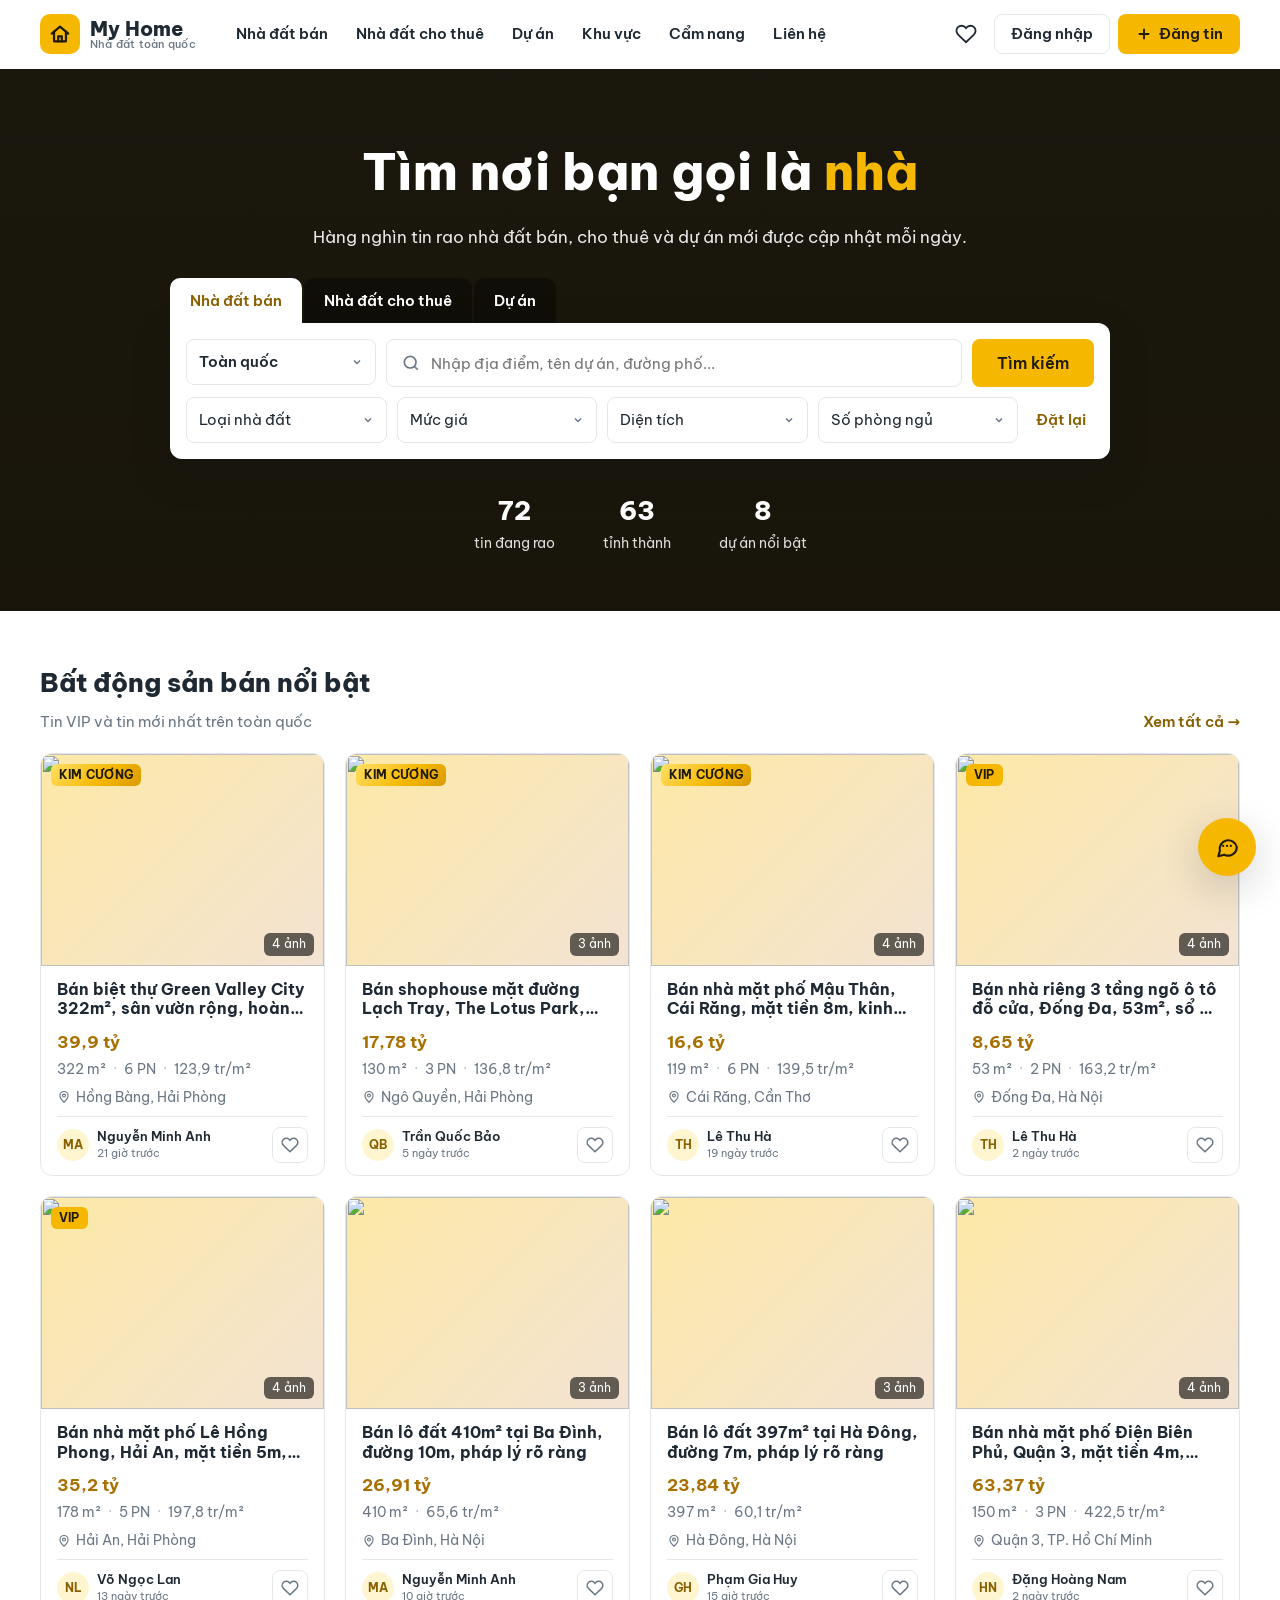
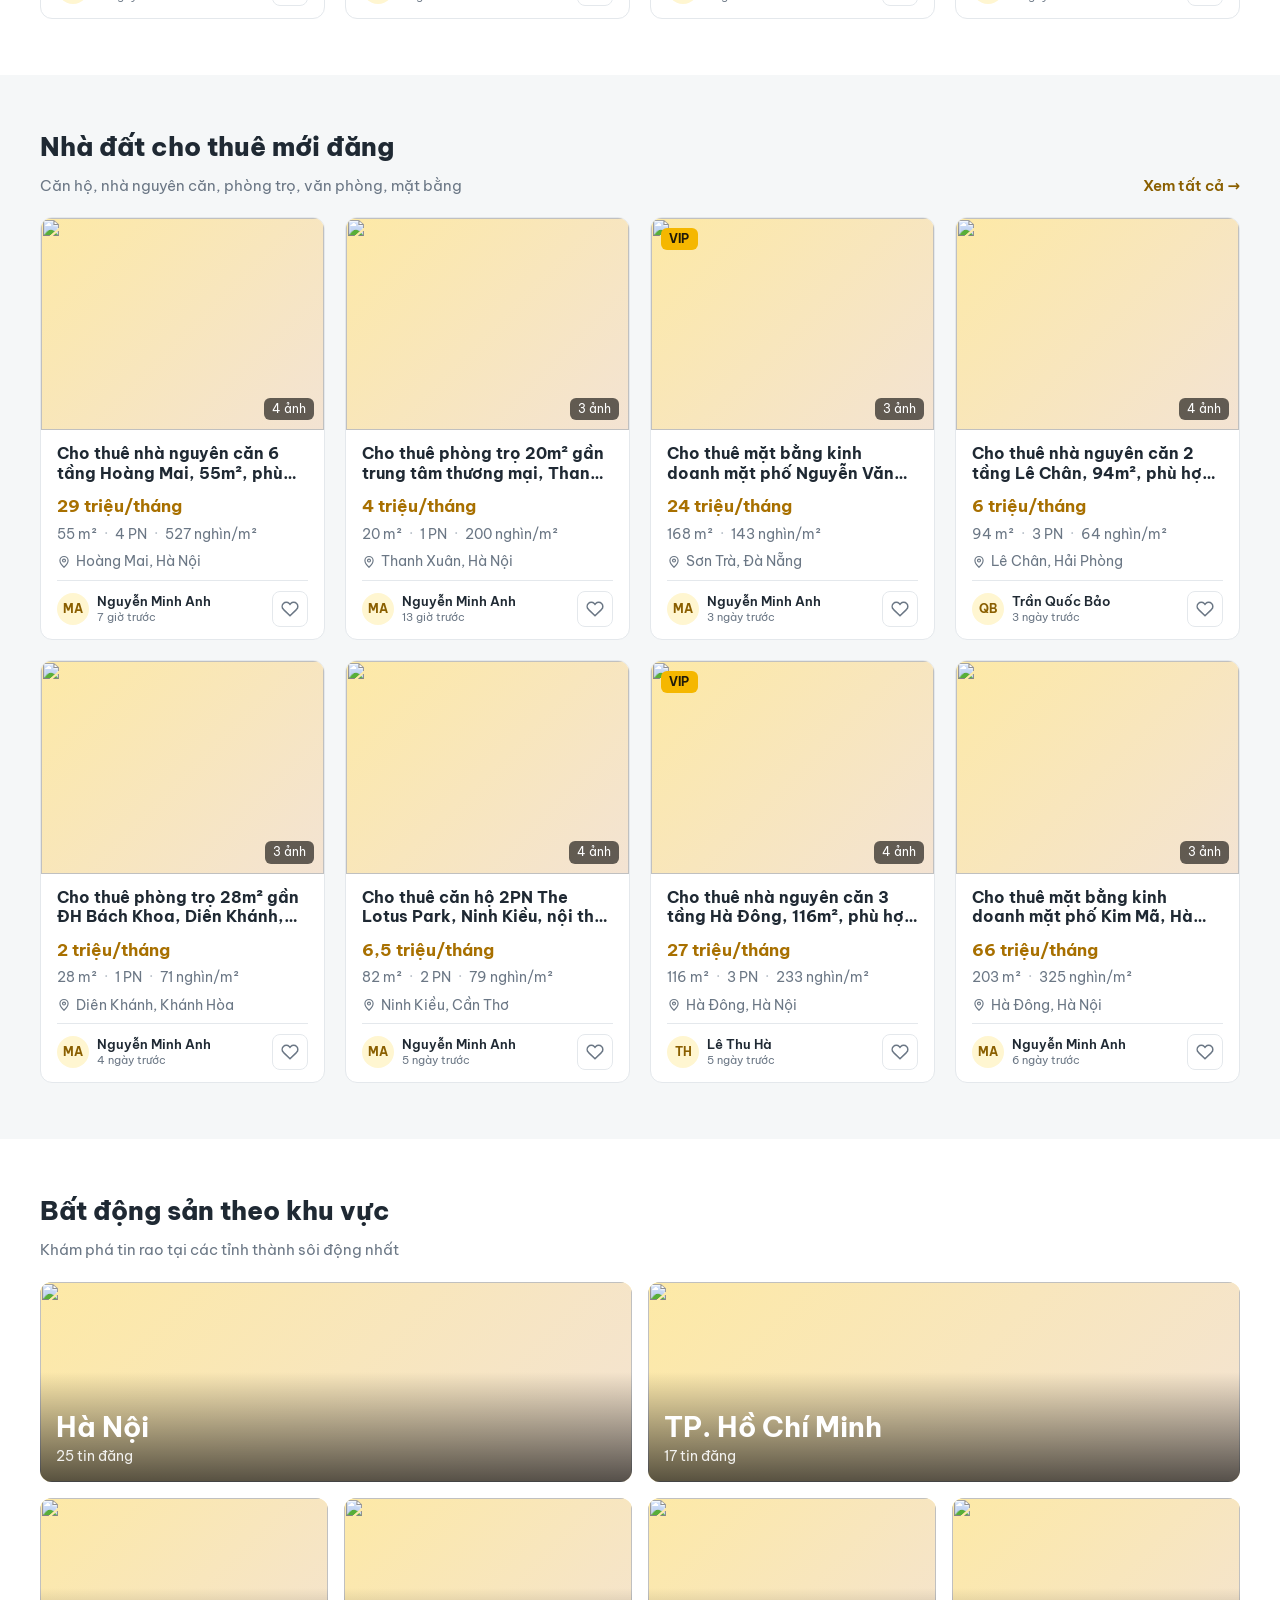
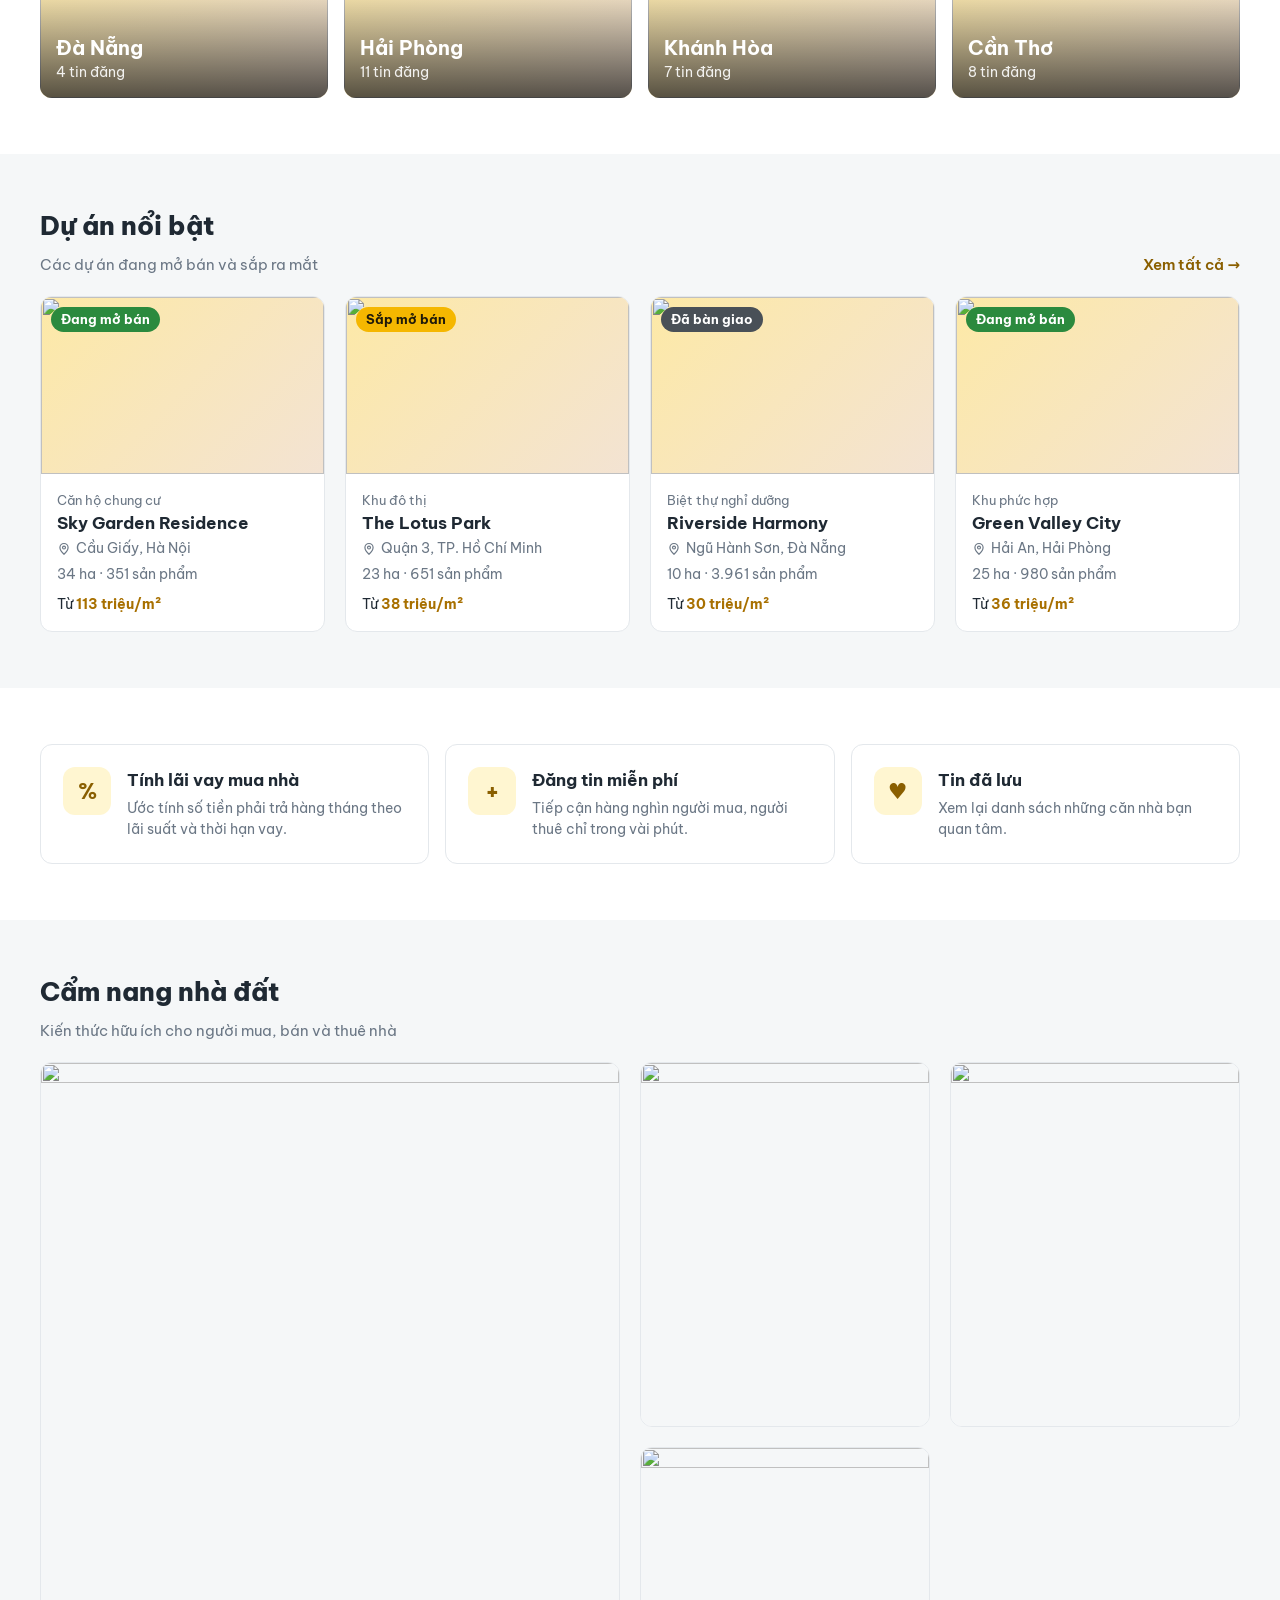
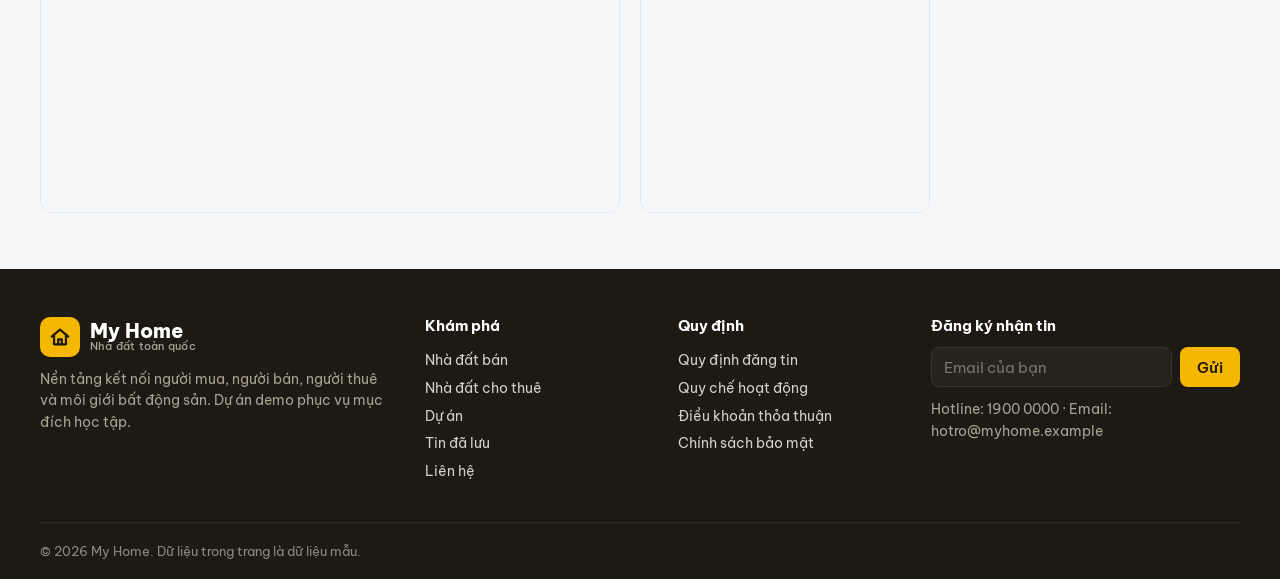
<file: index.html>
<!DOCTYPE html>
<html lang="vi">
<head>
  <meta charset="UTF-8" />
  <meta name="viewport" content="width=device-width, initial-scale=1.0" />
  <title>My Home — Kênh mua bán, cho thuê nhà đất</title>
  <meta name="description" content="Tìm kiếm nhà đất bán, cho thuê, dự án bất động sản trên toàn quốc." />
  <link rel="preconnect" href="https://fonts.googleapis.com" />
  <link rel="preconnect" href="https://fonts.gstatic.com" crossorigin />
  <link href="https://fonts.googleapis.com/css2?family=Be+Vietnam+Pro:wght@400;500;600;700;800&display=swap" rel="stylesheet" />
  <link rel="stylesheet" href="css/style.css" />
</head>
<body data-page="home">
  <div id="header"></div>

  <!-- ============ HERO + TÌM KIẾM ============ -->
  <section class="hero">
    <div class="hero__bg"></div>
    <div class="container hero__content">
      <h1>Tìm nơi bạn gọi là <span>nhà</span></h1>
      <p class="hero__sub">Hàng nghìn tin rao nhà đất bán, cho thuê và dự án mới được cập nhật mỗi ngày.</p>

      <form class="search" id="searchForm" autocomplete="off">
        <div class="search__tabs" role="tablist">
          <button type="button" class="search__tab is-active" data-mode="ban">Nhà đất bán</button>
          <button type="button" class="search__tab" data-mode="thue">Nhà đất cho thuê</button>
          <button type="button" class="search__tab" data-mode="projects">Dự án</button>
        </div>
        <div class="search__box">
          <div class="search__row">
            <select id="sCity" class="field field--city"></select>
            <div class="search__kw">
              <svg viewBox="0 0 24 24" width="20" height="20" fill="none" stroke="currentColor" stroke-width="2"><circle cx="11" cy="11" r="7"/><path d="m20 20-3.5-3.5"/></svg>
              <input id="sKeyword" type="text" placeholder="Nhập địa điểm, tên dự án, đường phố..." />
            </div>
            <button type="submit" class="btn btn--primary btn--lg">Tìm kiếm</button>
          </div>
          <div class="search__row search__row--filters">
            <select id="sType" class="field"></select>
            <select id="sPrice" class="field"></select>
            <select id="sArea" class="field"></select>
            <select id="sBeds" class="field">
              <option value="">Số phòng ngủ</option>
              <option value="1">1+ phòng</option>
              <option value="2">2+ phòng</option>
              <option value="3">3+ phòng</option>
              <option value="4">4+ phòng</option>
            </select>
            <button type="button" class="link-btn" id="resetBtn">Đặt lại</button>
          </div>
        </div>
      </form>

      <div class="hero__stats">
        <div><strong id="statListings">0</strong><span>tin đang rao</span></div>
        <div><strong>63</strong><span>tỉnh thành</span></div>
        <div><strong id="statProjects">0</strong><span>dự án nổi bật</span></div>
      </div>
    </div>
  </section>

  <main>
    <!-- ============ TIN BÁN NỔI BẬT ============ -->
    <section class="section">
      <div class="container">
        <div class="section__head">
          <div>
            <h2>Bất động sản bán nổi bật</h2>
            <p class="muted">Tin VIP và tin mới nhất trên toàn quốc</p>
          </div>
          <a href="tim-kiem.html?mode=ban" class="see-all">Xem tất cả →</a>
        </div>
        <div class="cards cards--grid" id="saleCards"></div>
      </div>
    </section>

    <!-- ============ TIN CHO THUÊ ============ -->
    <section class="section section--alt">
      <div class="container">
        <div class="section__head">
          <div>
            <h2>Nhà đất cho thuê mới đăng</h2>
            <p class="muted">Căn hộ, nhà nguyên căn, phòng trọ, văn phòng, mặt bằng</p>
          </div>
          <a href="tim-kiem.html?mode=thue" class="see-all">Xem tất cả →</a>
        </div>
        <div class="cards cards--grid" id="rentCards"></div>
      </div>
    </section>

    <!-- ============ KHU VỰC ============ -->
    <section class="section" id="locations">
      <div class="container">
        <div class="section__head">
          <div>
            <h2>Bất động sản theo khu vực</h2>
            <p class="muted">Khám phá tin rao tại các tỉnh thành sôi động nhất</p>
          </div>
        </div>
        <div class="locations" id="locationGrid"></div>
      </div>
    </section>

    <!-- ============ DỰ ÁN ============ -->
    <section class="section section--alt">
      <div class="container">
        <div class="section__head">
          <div>
            <h2>Dự án nổi bật</h2>
            <p class="muted">Các dự án đang mở bán và sắp ra mắt</p>
          </div>
          <a href="du-an.html" class="see-all">Xem tất cả →</a>
        </div>
        <div class="projects" id="projectGrid"></div>
      </div>
    </section>

    <!-- ============ TIỆN ÍCH ============ -->
    <section class="section">
      <div class="container tools">
        <button class="tool" data-tool="loan">
          <span class="tool__icon">%</span>
          <span><strong>Tính lãi vay mua nhà</strong><small>Ước tính số tiền phải trả hàng tháng theo lãi suất và thời hạn vay.</small></span>
        </button>
        <a class="tool" href="dang-tin.html">
          <span class="tool__icon">+</span>
          <span><strong>Đăng tin miễn phí</strong><small>Tiếp cận hàng nghìn người mua, người thuê chỉ trong vài phút.</small></span>
        </a>
        <a class="tool" href="da-luu.html">
          <span class="tool__icon">♥</span>
          <span><strong>Tin đã lưu</strong><small>Xem lại danh sách những căn nhà bạn quan tâm.</small></span>
        </a>
      </div>
    </section>

    <!-- ============ CẨM NANG ============ -->
    <section class="section section--alt" id="news">
      <div class="container">
        <div class="section__head">
          <div>
            <h2>Cẩm nang nhà đất</h2>
            <p class="muted">Kiến thức hữu ích cho người mua, bán và thuê nhà</p>
          </div>
        </div>
        <div class="news" id="newsGrid"></div>
      </div>
    </section>
  </main>

  <div id="footer"></div>
  <script src="js/data.js"></script>
  <script src="js/app.js"></script>
</body>
</html>
</file>
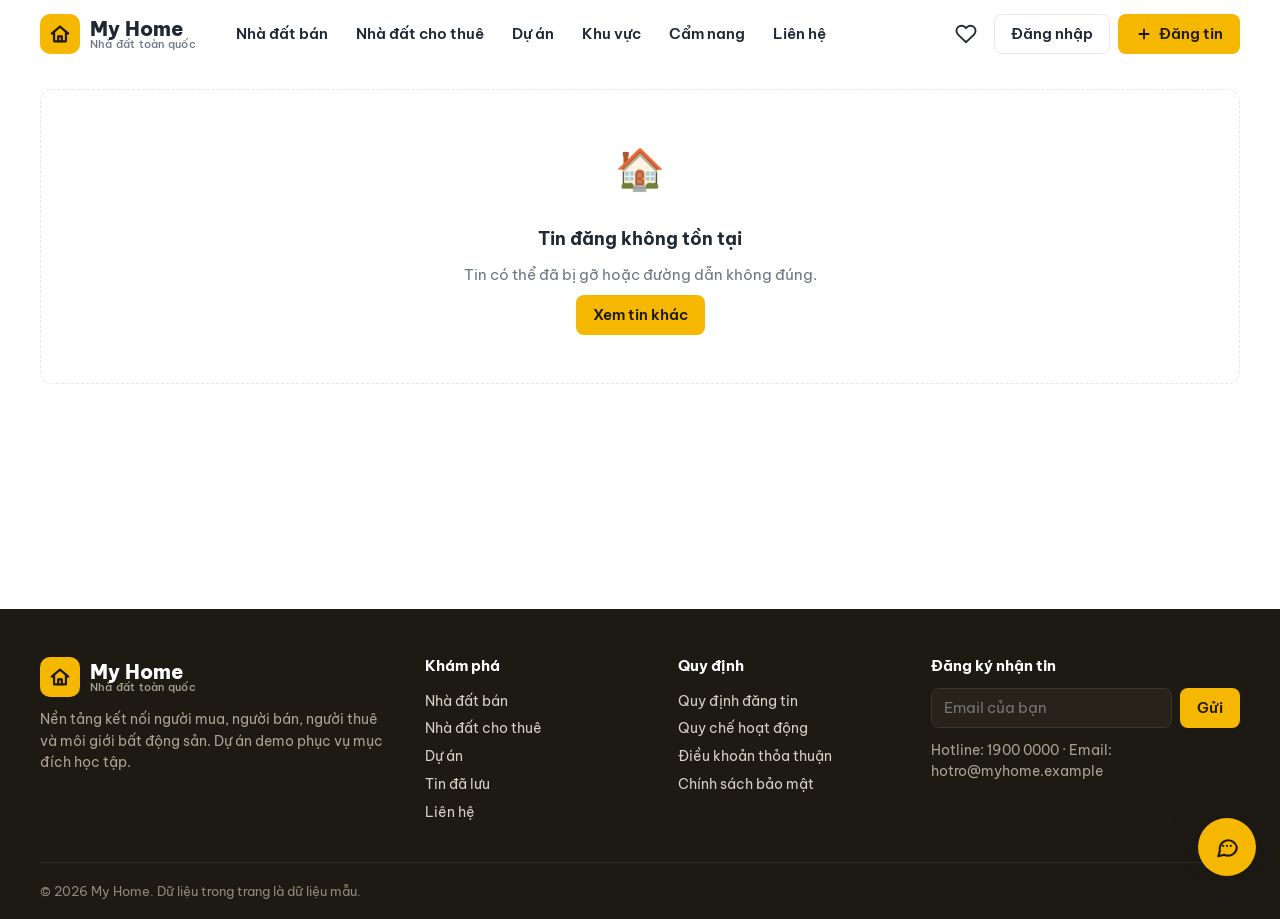
<file: chi-tiet.html>
<!DOCTYPE html>
<html lang="vi">
<head>
  <meta charset="UTF-8" />
  <meta name="viewport" content="width=device-width, initial-scale=1.0" />
  <title>Chi tiết tin đăng — My Home</title>
  <link rel="preconnect" href="https://fonts.googleapis.com" />
  <link rel="preconnect" href="https://fonts.gstatic.com" crossorigin />
  <link href="https://fonts.googleapis.com/css2?family=Be+Vietnam+Pro:wght@400;500;600;700;800&display=swap" rel="stylesheet" />
  <link rel="stylesheet" href="css/style.css" />
</head>
<body data-page="detail">
  <div id="header"></div>

  <main class="container page detail" id="detailRoot"></main>

  <div id="footer"></div>
  <script src="js/data.js"></script>
  <script src="js/app.js"></script>
</body>
</html>
</file>
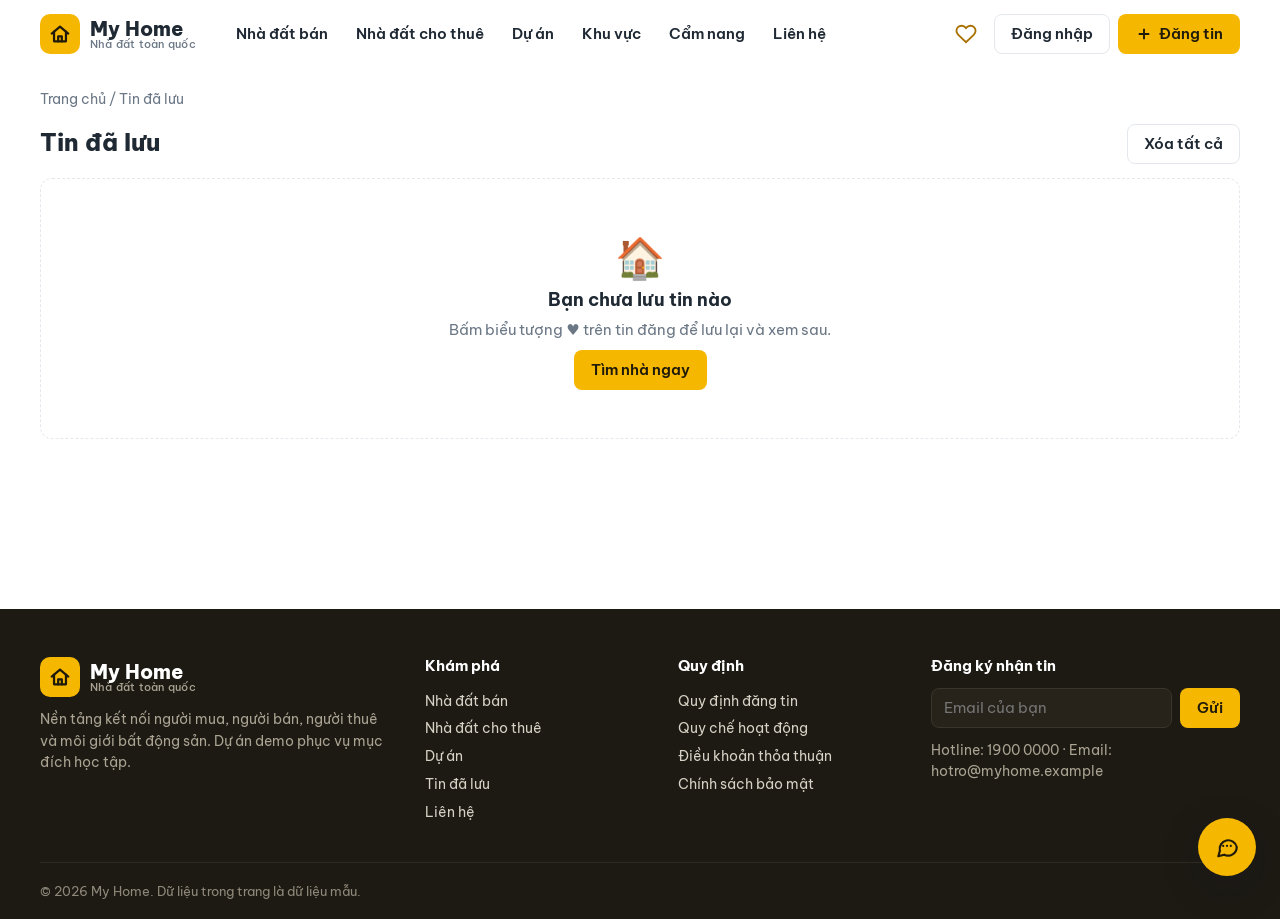
<file: da-luu.html>
<!DOCTYPE html>
<html lang="vi">
<head>
  <meta charset="UTF-8" />
  <meta name="viewport" content="width=device-width, initial-scale=1.0" />
  <title>Tin đã lưu — My Home</title>
  <link rel="preconnect" href="https://fonts.googleapis.com" />
  <link rel="preconnect" href="https://fonts.gstatic.com" crossorigin />
  <link href="https://fonts.googleapis.com/css2?family=Be+Vietnam+Pro:wght@400;500;600;700;800&display=swap" rel="stylesheet" />
  <link rel="stylesheet" href="css/style.css" />
</head>
<body data-page="saved">
  <div id="header"></div>

  <main class="container page">
    <nav class="crumbs"><a href="index.html">Trang chủ</a> / Tin đã lưu</nav>
    <div class="section__head section__head--tight">
      <div>
        <h1 class="page-title">Tin đã lưu</h1>
        <p class="muted" id="savedMeta"></p>
      </div>
      <button class="btn btn--ghost" id="clearSaved" hidden>Xóa tất cả</button>
    </div>
    <div class="cards cards--grid" id="cards"></div>
  </main>

  <div id="footer"></div>
  <script src="js/data.js"></script>
  <script src="js/app.js"></script>
</body>
</html>
</file>
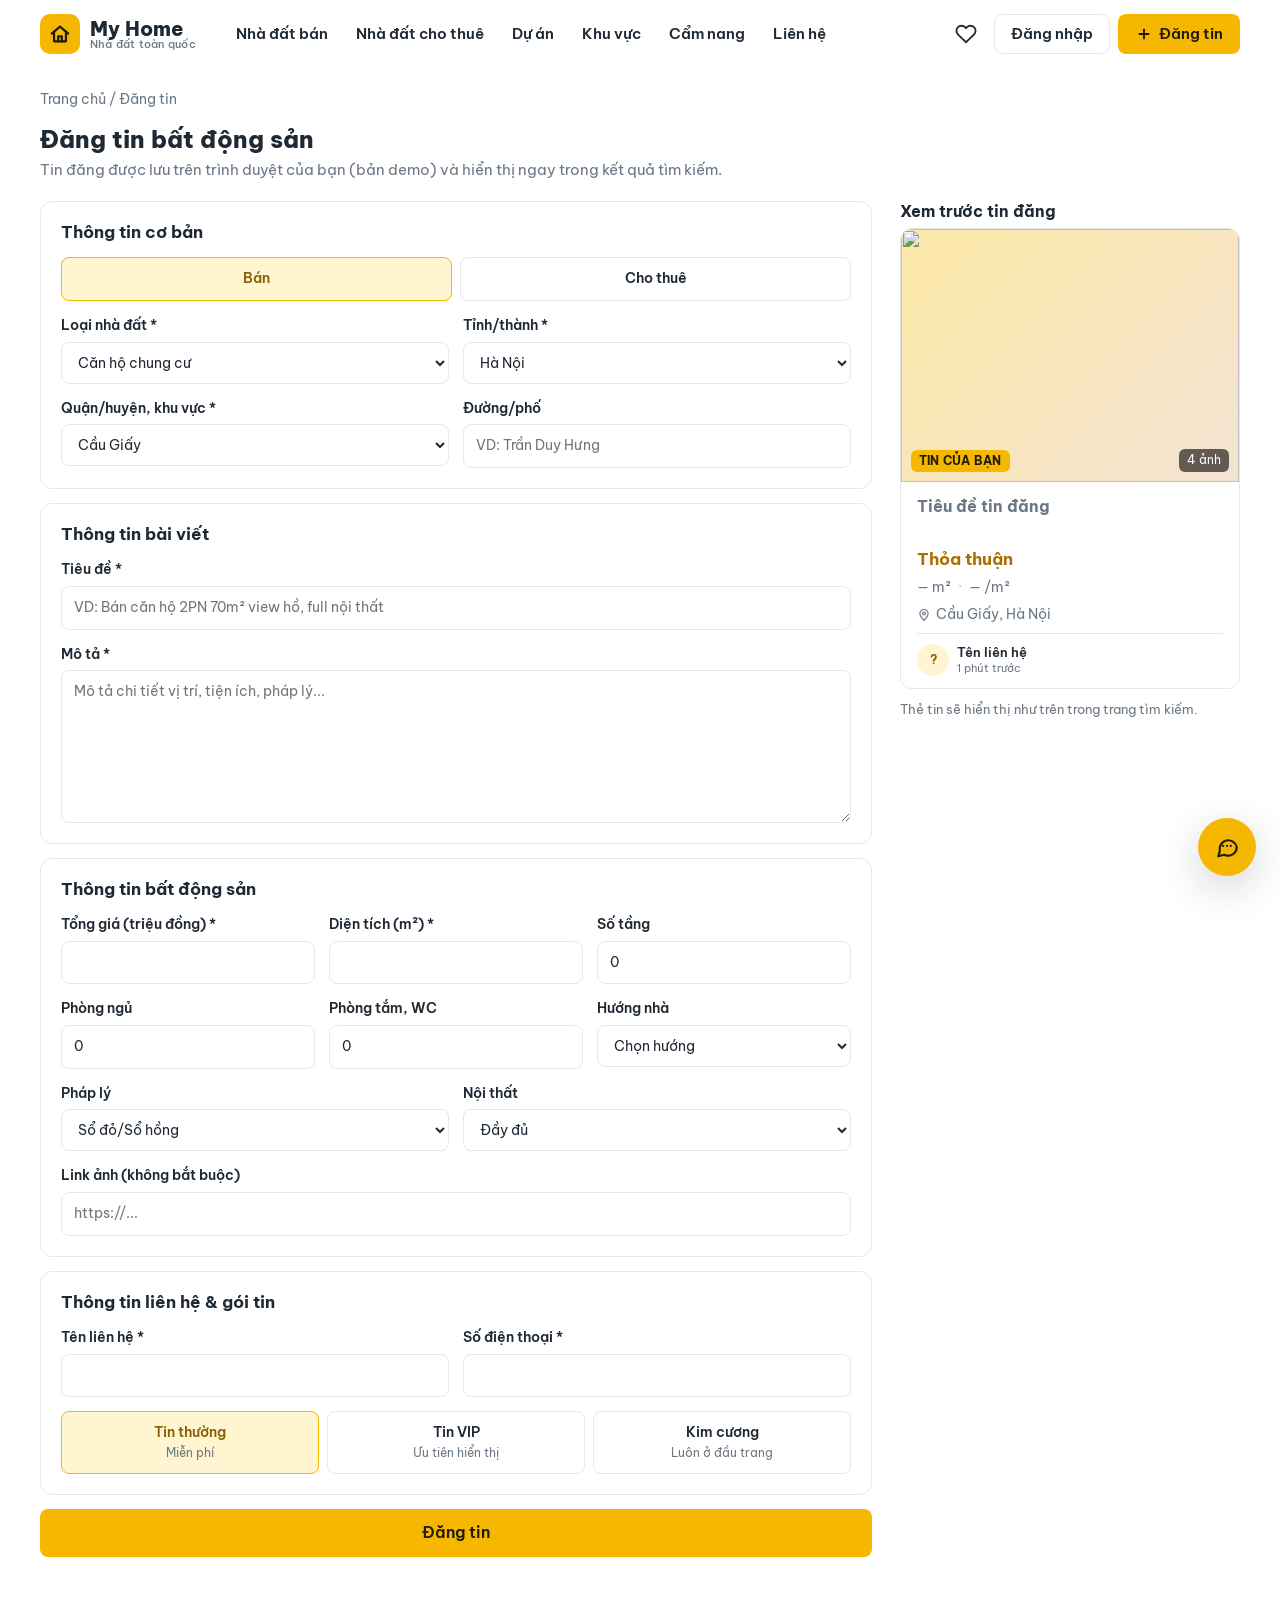
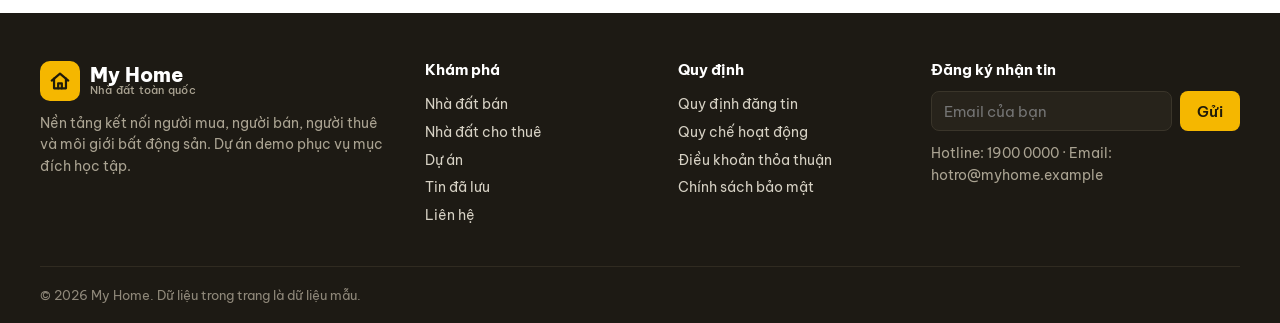
<file: dang-tin.html>
<!DOCTYPE html>
<html lang="vi">
<head>
  <meta charset="UTF-8" />
  <meta name="viewport" content="width=device-width, initial-scale=1.0" />
  <title>Đăng tin bất động sản — My Home</title>
  <link rel="preconnect" href="https://fonts.googleapis.com" />
  <link rel="preconnect" href="https://fonts.gstatic.com" crossorigin />
  <link href="https://fonts.googleapis.com/css2?family=Be+Vietnam+Pro:wght@400;500;600;700;800&display=swap" rel="stylesheet" />
  <link rel="stylesheet" href="css/style.css" />
</head>
<body data-page="post">
  <div id="header"></div>

  <main class="container page">
    <nav class="crumbs"><a href="index.html">Trang chủ</a> / Đăng tin</nav>
    <h1 class="page-title">Đăng tin bất động sản</h1>
    <p class="muted">Tin đăng được lưu trên trình duyệt của bạn (bản demo) và hiển thị ngay trong kết quả tìm kiếm.</p>

    <div class="post-layout">
      <form class="post-form" id="postForm" novalidate>
        <div class="form-card">
          <h3>Thông tin cơ bản</h3>
          <fieldset class="seg">
            <label><input type="radio" name="mode" value="ban" checked /><span>Bán</span></label>
            <label><input type="radio" name="mode" value="thue" /><span>Cho thuê</span></label>
          </fieldset>
          <div class="grid-2">
            <label>Loại nhà đất *<select name="type" required></select></label>
            <label>Tỉnh/thành *<select name="city" required></select></label>
            <label>Quận/huyện, khu vực *<select name="district" required></select></label>
            <label>Đường/phố<input name="street" placeholder="VD: Trần Duy Hưng" /></label>
          </div>
        </div>

        <div class="form-card">
          <h3>Thông tin bài viết</h3>
          <label>Tiêu đề *<input name="title" required minlength="20" maxlength="120" placeholder="VD: Bán căn hộ 2PN 70m² view hồ, full nội thất" /></label>
          <label>Mô tả *<textarea name="description" rows="6" required minlength="30" placeholder="Mô tả chi tiết vị trí, tiện ích, pháp lý..."></textarea></label>
        </div>

        <div class="form-card">
          <h3>Thông tin bất động sản</h3>
          <div class="grid-3">
            <label><span><span id="priceLabel">Giá (triệu đồng)</span> *</span><input name="price" type="number" min="1" required /></label>
            <label>Diện tích (m²) *<input name="area" type="number" min="5" required /></label>
            <label>Số tầng<input name="floors" type="number" min="0" max="100" value="0" /></label>
            <label>Phòng ngủ<input name="beds" type="number" min="0" max="20" value="0" /></label>
            <label>Phòng tắm, WC<input name="baths" type="number" min="0" max="20" value="0" /></label>
            <label>Hướng nhà
              <select name="direction">
                <option value="">Chọn hướng</option>
                <option>Đông</option><option>Tây</option><option>Nam</option><option>Bắc</option>
                <option>Đông Nam</option><option>Đông Bắc</option><option>Tây Nam</option><option>Tây Bắc</option>
              </select>
            </label>
          </div>
          <div class="grid-2">
            <label class="legal-field">Pháp lý
              <select name="legal"><option>Sổ đỏ/Sổ hồng</option><option>Hợp đồng mua bán</option><option>Đang chờ sổ</option></select>
            </label>
            <label>Nội thất
              <select name="furniture"><option>Đầy đủ</option><option>Cơ bản</option><option>Không nội thất</option></select>
            </label>
          </div>
          <label>Link ảnh (không bắt buộc)<input name="image" type="url" placeholder="https://..." /></label>
        </div>

        <div class="form-card">
          <h3>Thông tin liên hệ & gói tin</h3>
          <div class="grid-2">
            <label>Tên liên hệ *<input name="name" required /></label>
            <label>Số điện thoại *<input name="phone" required pattern="[0-9 +]{9,13}" /></label>
          </div>
          <fieldset class="seg seg--3">
            <label><input type="radio" name="vip" value="" checked /><span>Tin thường<small>Miễn phí</small></span></label>
            <label><input type="radio" name="vip" value="VIP" /><span>Tin VIP<small>Ưu tiên hiển thị</small></span></label>
            <label><input type="radio" name="vip" value="Kim cương" /><span>Kim cương<small>Luôn ở đầu trang</small></span></label>
          </fieldset>
        </div>

        <p class="form-error" id="formError"></p>
        <button class="btn btn--primary btn--lg btn--block">Đăng tin</button>
      </form>

      <aside class="post-preview">
        <h3>Xem trước tin đăng</h3>
        <div id="preview"></div>
        <p class="muted small">Thẻ tin sẽ hiển thị như trên trong trang tìm kiếm.</p>
      </aside>
    </div>
  </main>

  <div id="footer"></div>
  <script src="js/data.js"></script>
  <script src="js/app.js"></script>
</body>
</html>
</file>
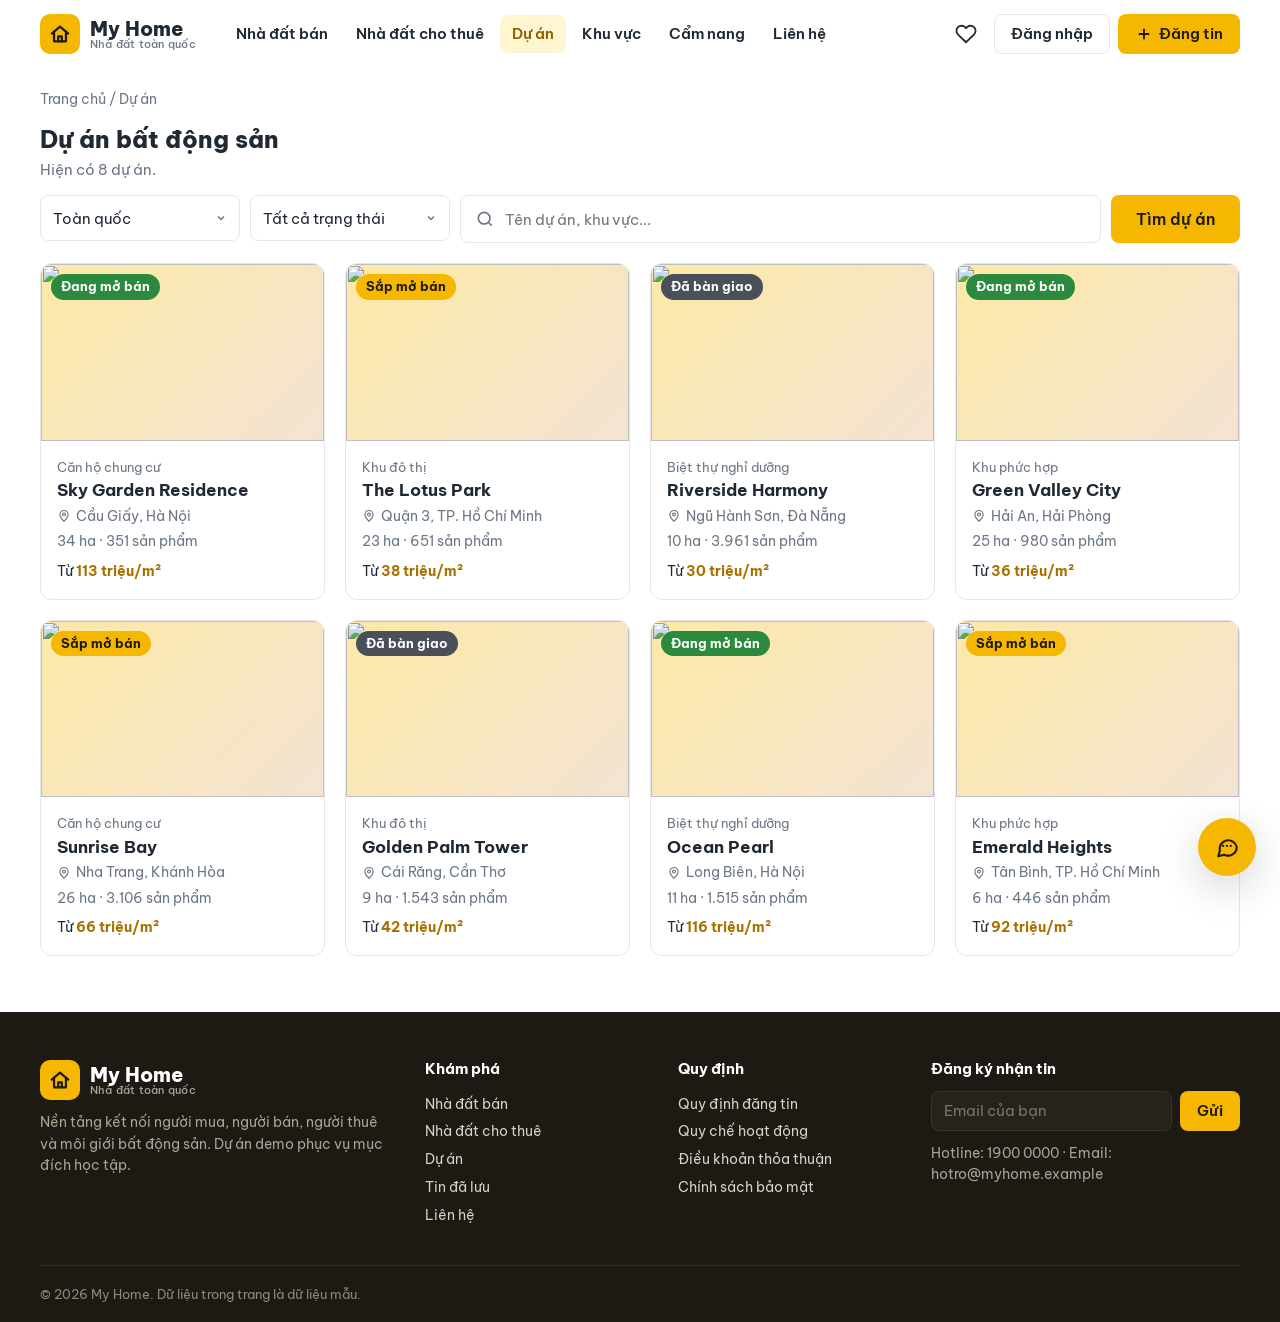
<file: du-an.html>
<!DOCTYPE html>
<html lang="vi">
<head>
  <meta charset="UTF-8" />
  <meta name="viewport" content="width=device-width, initial-scale=1.0" />
  <title>Dự án bất động sản — My Home</title>
  <link rel="preconnect" href="https://fonts.googleapis.com" />
  <link rel="preconnect" href="https://fonts.gstatic.com" crossorigin />
  <link href="https://fonts.googleapis.com/css2?family=Be+Vietnam+Pro:wght@400;500;600;700;800&display=swap" rel="stylesheet" />
  <link rel="stylesheet" href="css/style.css" />
</head>
<body data-page="projects">
  <div id="header"></div>

  <main class="container page">
    <nav class="crumbs"><a href="index.html">Trang chủ</a> / Dự án</nav>
    <div class="section__head section__head--tight">
      <div>
        <h1 class="page-title">Dự án bất động sản</h1>
        <p class="muted" id="projectMeta"></p>
      </div>
    </div>

    <form class="filter-bar" id="projectFilter" autocomplete="off">
      <select id="pCity" class="field"></select>
      <select id="pStatus" class="field">
        <option value="">Tất cả trạng thái</option>
        <option>Đang mở bán</option>
        <option>Sắp mở bán</option>
        <option>Đã bàn giao</option>
      </select>
      <div class="search__kw">
        <svg viewBox="0 0 24 24" width="20" height="20" fill="none" stroke="currentColor" stroke-width="2"><circle cx="11" cy="11" r="7"/><path d="m20 20-3.5-3.5"/></svg>
        <input id="pKeyword" type="text" placeholder="Tên dự án, khu vực..." />
      </div>
      <button class="btn btn--primary btn--lg" type="submit">Tìm dự án</button>
    </form>

    <div class="projects" id="projectGrid"></div>
  </main>

  <div id="footer"></div>
  <script src="js/data.js"></script>
  <script src="js/app.js"></script>
</body>
</html>
</file>
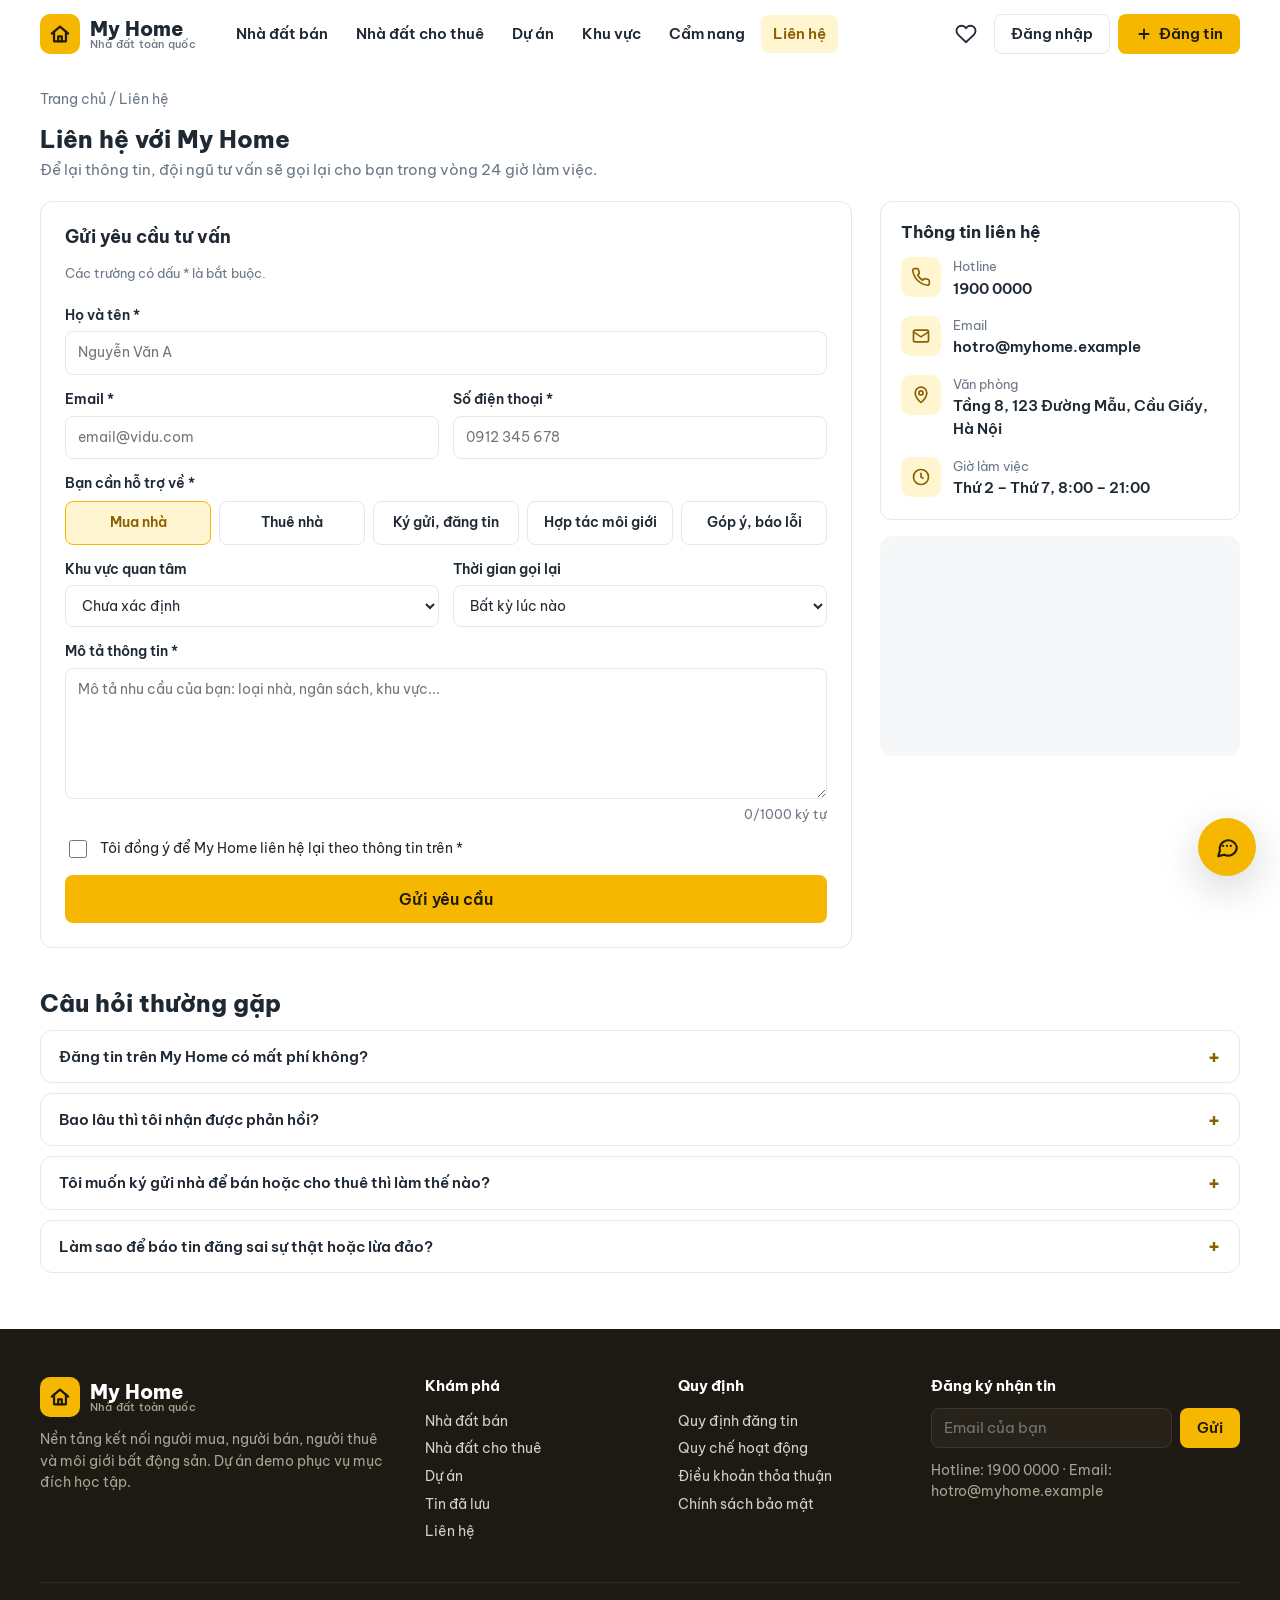
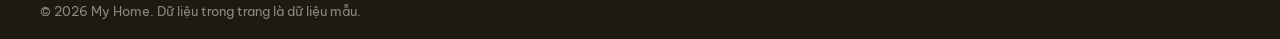
<file: lien-he.html>
<!DOCTYPE html>
<html lang="vi">
<head>
  <meta charset="UTF-8" />
  <meta name="viewport" content="width=device-width, initial-scale=1.0" />
  <title>Liên hệ — My Home</title>
  <link rel="preconnect" href="https://fonts.googleapis.com" />
  <link rel="preconnect" href="https://fonts.gstatic.com" crossorigin />
  <link href="https://fonts.googleapis.com/css2?family=Be+Vietnam+Pro:wght@400;500;600;700;800&display=swap" rel="stylesheet" />
  <link rel="stylesheet" href="css/style.css" />
</head>
<body data-page="contact">
  <div id="header"></div>

  <main class="container page">
    <nav class="crumbs"><a href="index.html">Trang chủ</a> / Liên hệ</nav>
    <h1 class="page-title">Liên hệ với My Home</h1>
    <p class="muted">Để lại thông tin, đội ngũ tư vấn sẽ gọi lại cho bạn trong vòng 24 giờ làm việc.</p>

    <div class="contact-layout">
      <!-- Form liên hệ -->
      <section class="form-card contact-card">
        <form class="post-form" id="contactForm" novalidate>
          <h3>Gửi yêu cầu tư vấn</h3>
          <p class="muted small">Các trường có dấu * là bắt buộc.</p>
          <!-- 4 trường bắt buộc của mọi form liên hệ: họ tên, email, số điện thoại, mô tả thông tin -->
          <label>Họ và tên *<input name="name" required minlength="2" maxlength="60" autocomplete="name" placeholder="Nguyễn Văn A" /></label>
          <div class="grid-2">
            <label>Email *<input name="email" type="email" required pattern="[^@\s]+@[^@\s]+\.[^@\s]+" maxlength="100" autocomplete="email" placeholder="email@vidu.com" /></label>
            <label>Số điện thoại *<input name="phone" required pattern="[0-9 +]{9,13}" inputmode="tel" autocomplete="tel" placeholder="0912 345 678" /></label>
          </div>

          <fieldset class="seg seg--wrap">
            <legend>Bạn cần hỗ trợ về *</legend>
            <label><input type="radio" name="topic" value="Mua nhà" checked /><span>Mua nhà</span></label>
            <label><input type="radio" name="topic" value="Thuê nhà" /><span>Thuê nhà</span></label>
            <label><input type="radio" name="topic" value="Ký gửi, đăng tin" /><span>Ký gửi, đăng tin</span></label>
            <label><input type="radio" name="topic" value="Hợp tác môi giới" /><span>Hợp tác môi giới</span></label>
            <label><input type="radio" name="topic" value="Góp ý, báo lỗi" /><span>Góp ý, báo lỗi</span></label>
          </fieldset>

          <div class="grid-2">
            <label>Khu vực quan tâm<select name="city"></select></label>
            <label>Thời gian gọi lại
              <select name="callTime">
                <option>Bất kỳ lúc nào</option>
                <option>Buổi sáng (8h – 12h)</option>
                <option>Buổi chiều (13h – 17h)</option>
                <option>Buổi tối (18h – 21h)</option>
              </select>
            </label>
          </div>

          <label>Mô tả thông tin *<textarea name="message" rows="5" required minlength="10" maxlength="1000" placeholder="Mô tả nhu cầu của bạn: loại nhà, ngân sách, khu vực..."></textarea></label>
          <small class="muted char-count"><span id="charCount">0</span>/1000 ký tự</small>

          <label class="check">
            <input type="checkbox" name="agree" required />
            <span>Tôi đồng ý để My Home liên hệ lại theo thông tin trên *</span>
          </label>

          <p class="form-error" id="formError"></p>
          <button class="btn btn--primary btn--lg btn--block">Gửi yêu cầu</button>
        </form>

        <div class="form-success is-hidden" id="contactSuccess">
          <div class="form-success__icon">✓</div>
          <h3>Đã gửi yêu cầu thành công!</h3>
          <p class="muted" id="successText"></p>
          <button class="btn btn--ghost" id="sendAnother">Gửi yêu cầu khác</button>
        </div>
      </section>

      <!-- Thông tin liên hệ -->
      <aside class="contact-info">
        <div class="form-card">
          <h3>Thông tin liên hệ</h3>
          <ul class="info-list">
            <li>
              <span class="info-list__icon"><svg viewBox="0 0 24 24" width="20" height="20" fill="none" stroke="currentColor" stroke-width="2"><path d="M22 16.9v3a2 2 0 0 1-2.2 2 19.8 19.8 0 0 1-8.6-3.1 19.5 19.5 0 0 1-6-6A19.8 19.8 0 0 1 2.1 4.2 2 2 0 0 1 4.1 2h3a2 2 0 0 1 2 1.7c.1.9.4 1.8.7 2.7a2 2 0 0 1-.5 2.1L8 9.8a16 16 0 0 0 6 6l1.3-1.3a2 2 0 0 1 2.1-.5c.9.3 1.8.6 2.7.7a2 2 0 0 1 1.7 2z"/></svg></span>
              <div><small class="muted">Hotline</small><a href="tel:19000000"><b>1900 0000</b></a></div>
            </li>
            <li>
              <span class="info-list__icon"><svg viewBox="0 0 24 24" width="20" height="20" fill="none" stroke="currentColor" stroke-width="2"><rect x="3" y="5" width="18" height="14" rx="2"/><path d="m3 7 9 6 9-6"/></svg></span>
              <div><small class="muted">Email</small><a href="mailto:hotro@myhome.example"><b>hotro@myhome.example</b></a></div>
            </li>
            <li>
              <span class="info-list__icon"><svg viewBox="0 0 24 24" width="20" height="20" fill="none" stroke="currentColor" stroke-width="2"><path d="M12 21s-7-6.2-7-11.5a7 7 0 0 1 14 0C19 14.8 12 21 12 21z"/><circle cx="12" cy="9.5" r="2.5"/></svg></span>
              <div><small class="muted">Văn phòng</small><b>Tầng 8, 123 Đường Mẫu, Cầu Giấy, Hà Nội</b></div>
            </li>
            <li>
              <span class="info-list__icon"><svg viewBox="0 0 24 24" width="20" height="20" fill="none" stroke="currentColor" stroke-width="2"><circle cx="12" cy="12" r="9"/><path d="M12 7v5l3 2"/></svg></span>
              <div><small class="muted">Giờ làm việc</small><b>Thứ 2 – Thứ 7, 8:00 – 21:00</b></div>
            </li>
          </ul>
        </div>
        <iframe class="map map--sm" loading="lazy" referrerpolicy="no-referrer-when-downgrade"
          src="https://maps.google.com/maps?q=C%E1%BA%A7u%20Gi%E1%BA%A5y%2C%20H%C3%A0%20N%E1%BB%99i&z=14&output=embed" title="Bản đồ văn phòng"></iframe>
      </aside>
    </div>

    <!-- Câu hỏi thường gặp -->
    <section class="section section--tight">
      <h2 class="page-title">Câu hỏi thường gặp</h2>
      <div class="faq">
        <details>
          <summary>Đăng tin trên My Home có mất phí không?</summary>
          <p>Tin thường hoàn toàn miễn phí. Gói VIP và Kim cương giúp tin được ưu tiên hiển thị ở đầu trang tìm kiếm.</p>
        </details>
        <details>
          <summary>Bao lâu thì tôi nhận được phản hồi?</summary>
          <p>Đội ngũ tư vấn sẽ gọi lại trong vòng 24 giờ làm việc, theo khung giờ bạn chọn trong form.</p>
        </details>
        <details>
          <summary>Tôi muốn ký gửi nhà để bán hoặc cho thuê thì làm thế nào?</summary>
          <p>Chọn mục “Ký gửi, đăng tin” trong form, hoặc tự đăng tin tại trang <a href="dang-tin.html">Đăng tin</a>.</p>
        </details>
        <details>
          <summary>Làm sao để báo tin đăng sai sự thật hoặc lừa đảo?</summary>
          <p>Chọn mục “Góp ý, báo lỗi” và ghi mã tin (ví dụ L1005) trong phần nội dung. Chúng tôi sẽ kiểm tra và gỡ tin vi phạm.</p>
        </details>
      </div>
    </section>
  </main>

  <div id="footer"></div>
  <script src="js/data.js"></script>
  <script src="js/app.js"></script>
</body>
</html>
</file>
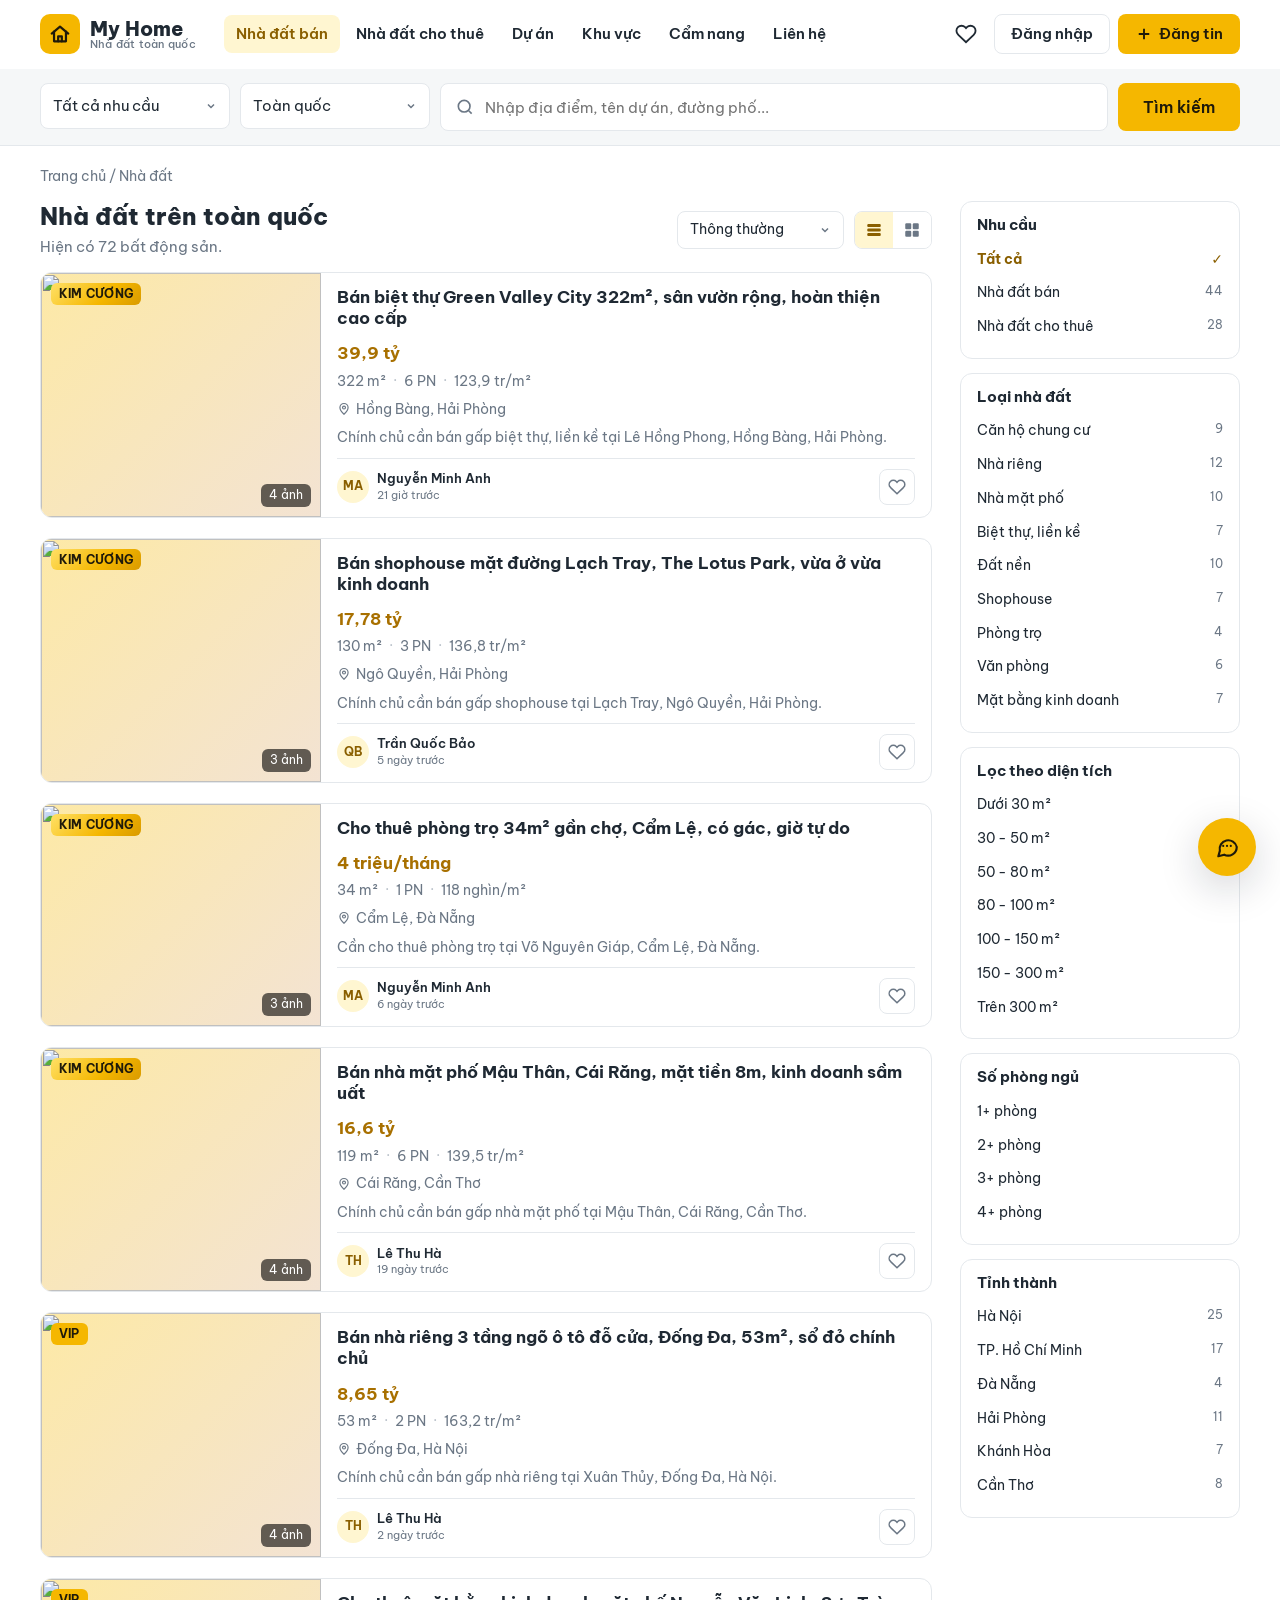
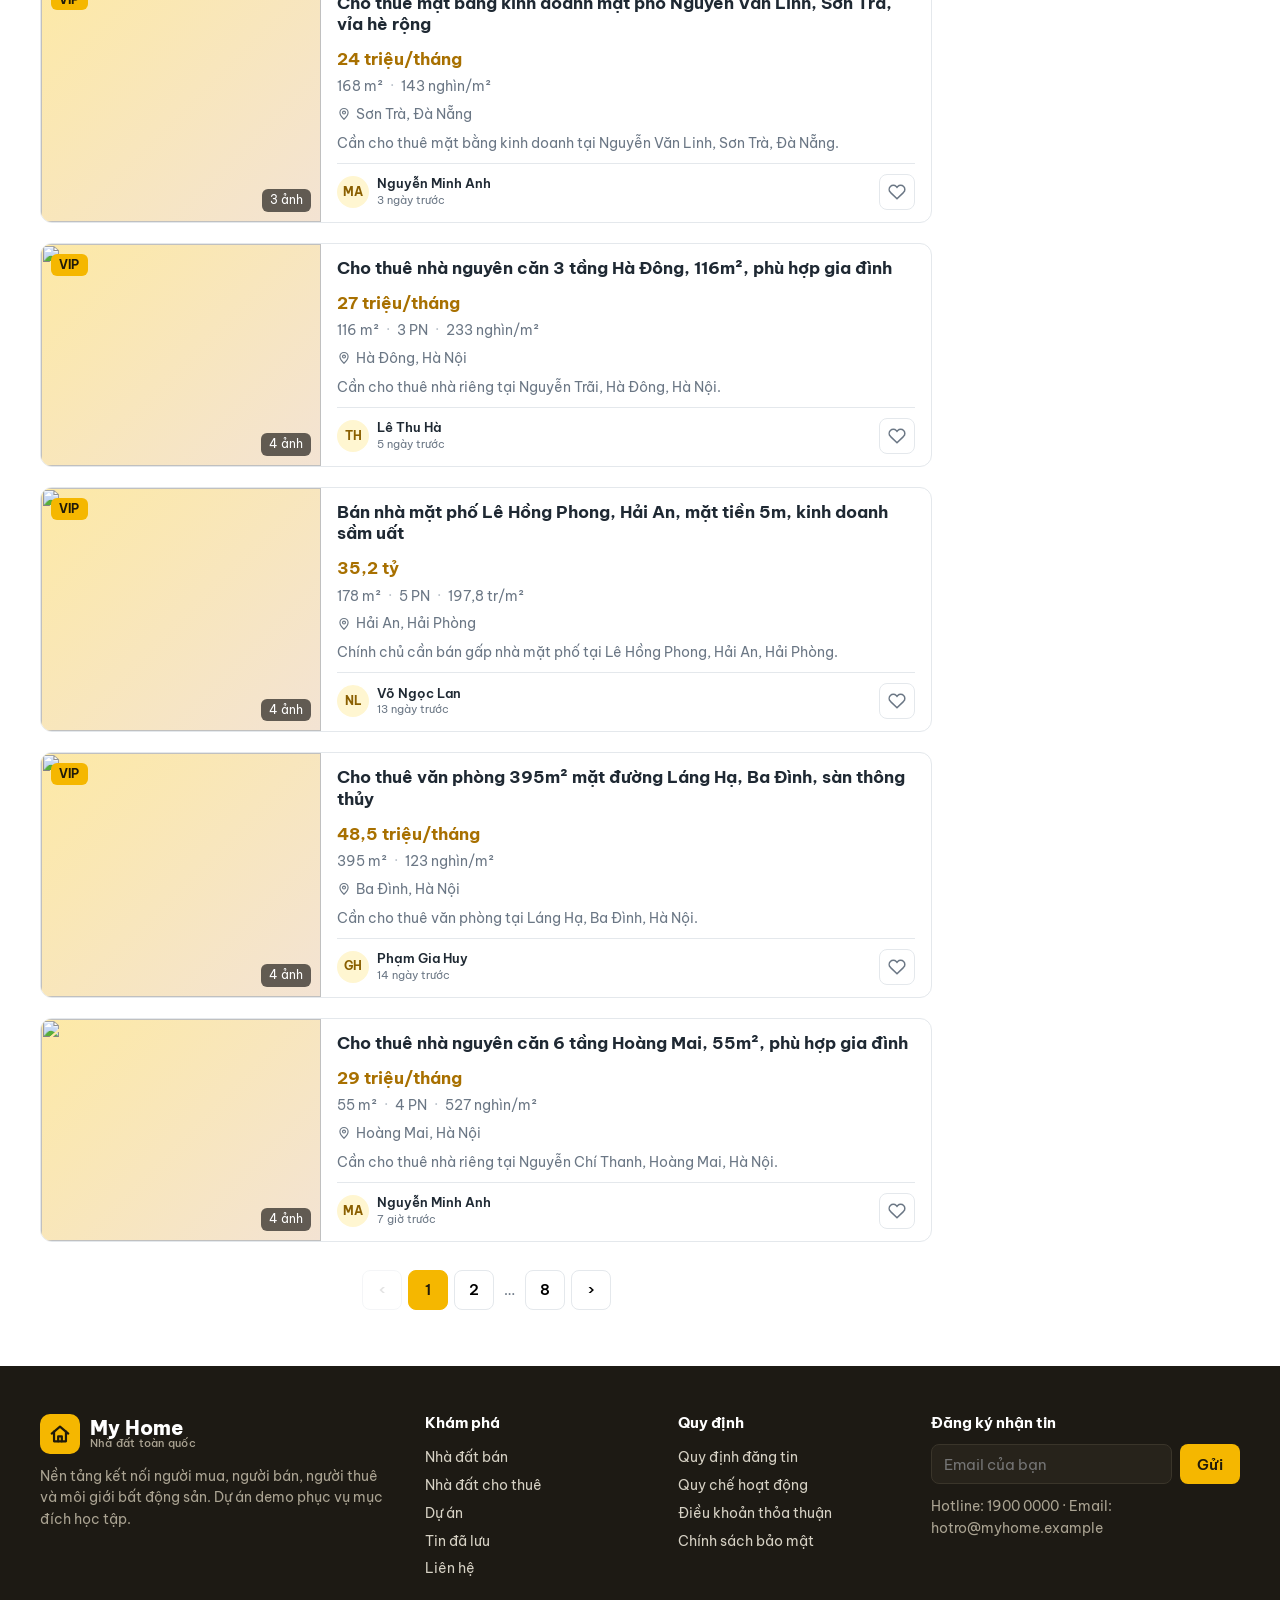
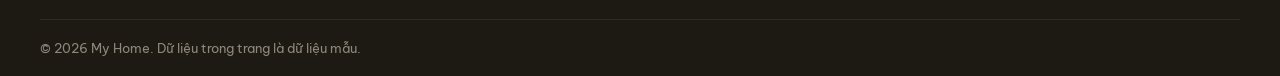
<file: tim-kiem.html>
<!DOCTYPE html>
<html lang="vi">
<head>
  <meta charset="UTF-8" />
  <meta name="viewport" content="width=device-width, initial-scale=1.0" />
  <title>Tìm kiếm nhà đất — My Home</title>
  <link rel="preconnect" href="https://fonts.googleapis.com" />
  <link rel="preconnect" href="https://fonts.gstatic.com" crossorigin />
  <link href="https://fonts.googleapis.com/css2?family=Be+Vietnam+Pro:wght@400;500;600;700;800&display=swap" rel="stylesheet" />
  <link rel="stylesheet" href="css/style.css" />
</head>
<body data-page="search">
  <div id="header"></div>

  <!-- Thanh tìm kiếm -->
  <div class="searchbar-wrap">
    <form class="container searchbar" id="searchBar" autocomplete="off">
      <select id="bMode" class="field"></select>
      <select id="bCity" class="field"></select>
      <div class="search__kw">
        <svg viewBox="0 0 24 24" width="20" height="20" fill="none" stroke="currentColor" stroke-width="2"><circle cx="11" cy="11" r="7"/><path d="m20 20-3.5-3.5"/></svg>
        <input id="bKeyword" type="text" placeholder="Nhập địa điểm, tên dự án, đường phố..." />
      </div>
      <button class="btn btn--primary btn--lg" type="submit">Tìm kiếm</button>
    </form>
  </div>

  <main class="container page">
    <nav class="crumbs"><a href="index.html">Trang chủ</a> / <span id="crumbCurrent">Nhà đất</span></nav>

    <div class="layout">
      <section>
        <div class="section__head section__head--tight">
          <div>
            <h1 class="page-title" id="resultTitle">Nhà đất</h1>
            <p class="muted" id="resultMeta"></p>
          </div>
          <div class="toolbar">
            <select id="sortSel" class="field field--sm">
              <option value="new">Thông thường</option>
              <option value="priceAsc">Giá thấp → cao</option>
              <option value="priceDesc">Giá cao → thấp</option>
              <option value="areaDesc">Diện tích lớn nhất</option>
              <option value="ppmAsc">Giá/m² thấp nhất</option>
            </select>
            <div class="view-switch">
              <button data-view="list" title="Dạng danh sách">
                <svg viewBox="0 0 24 24" width="18" height="18" fill="currentColor"><rect x="3" y="4" width="18" height="4" rx="1.5"/><rect x="3" y="10" width="18" height="4" rx="1.5"/><rect x="3" y="16" width="18" height="4" rx="1.5"/></svg>
              </button>
              <button data-view="grid" title="Dạng lưới">
                <svg viewBox="0 0 24 24" width="18" height="18" fill="currentColor"><rect x="3" y="3" width="8" height="8" rx="1.5"/><rect x="13" y="3" width="8" height="8" rx="1.5"/><rect x="3" y="13" width="8" height="8" rx="1.5"/><rect x="13" y="13" width="8" height="8" rx="1.5"/></svg>
              </button>
            </div>
          </div>
        </div>
        <div class="chips" id="activeChips"></div>
        <div class="cards" id="cards"></div>
        <div class="pagination" id="pagination"></div>
      </section>

      <!-- Bộ lọc nhanh bên phải -->
      <aside class="sidebar" id="sidebar"></aside>
    </div>
  </main>

  <div id="footer"></div>
  <script src="js/data.js"></script>
  <script src="js/app.js"></script>
</body>
</html>
</file>
<file: css/style.css>
/* =========================================================
   My Home — giao diện
   ========================================================= */
:root {
  --primary: #f5b700;      /* vàng chủ đạo: nền nút, logo, trạng thái chọn */
  --primary-dark: #e0a500; /* hover */
  --primary-soft: #fff6d1; /* nền nhạt: chip, tag, avatar */
  --primary-ink: #8a5f00;  /* chữ/link màu vàng đậm trên nền trắng */
  --on-primary: #1f1a0a;   /* chữ trên nền vàng */
  --dark: #1d1a14;         /* footer, toast */
  --accent: #a87000;      /* giá tiền, tim đã lưu: vàng đậm dễ đọc trên nền trắng */
  --text: #1f2933;
  --muted: #6b7785;
  --line: #e4e8ec;
  --bg: #ffffff;
  --bg-alt: #f5f7f8;
  --radius: 12px;
  --shadow: 0 1px 2px rgba(16, 24, 40, .06), 0 4px 16px rgba(16, 24, 40, .06);
  --shadow-lg: 0 12px 40px rgba(16, 24, 40, .18);
}

* { box-sizing: border-box; }
html { scroll-behavior: smooth; }
body {
  margin: 0;
  font-family: 'Be Vietnam Pro', system-ui, -apple-system, 'Segoe UI', Roboto, sans-serif;
  font-size: 15px;
  line-height: 1.55;
  color: var(--text);
  background: var(--bg);
}
img { display: block; max-width: 100%; }
a { color: var(--primary-ink); text-decoration: none; }
button { font: inherit; cursor: pointer; }
input, select, textarea { font: inherit; color: inherit; }
h1, h2, h3, h4 { margin: 0 0 .4em; line-height: 1.25; }
p { margin: 0 0 .6em; }
.muted { color: var(--muted); }
.center { text-align: center; }
.accent { color: var(--accent) !important; }
.is-hidden { display: none !important; }

.container { width: min(1200px, 100% - 32px); margin-inline: auto; }

.img-fallback {
  background: linear-gradient(135deg, #fde9a6, #f3e3d3);
  min-height: 100%;
}

/* ---------------- Buttons ---------------- */
.btn {
  display: inline-flex; align-items: center; justify-content: center; gap: 6px;
  height: 40px; padding: 0 16px;
  border-radius: 8px; border: 1px solid transparent;
  font-weight: 600; white-space: nowrap;
  transition: background .15s, border-color .15s, color .15s, transform .1s;
}
.btn:active { transform: translateY(1px); }
.btn--primary { background: var(--primary); color: var(--on-primary); }
.btn--primary:hover { background: var(--primary-dark); }
.btn--ghost { background: #fff; color: var(--text); border-color: var(--line); }
.btn--ghost:hover { border-color: var(--primary); color: var(--primary-ink); }
.btn--lg { height: 48px; padding: 0 24px; font-size: 16px; }
.btn--block { width: 100%; }
.link-btn { background: none; border: 0; color: var(--primary-ink); font-weight: 600; padding: 0 8px; }
.icon-btn {
  position: relative; display: grid; place-items: center;
  width: 40px; height: 40px; border-radius: 8px;
  background: none; border: 0; color: var(--text);
}
.icon-btn:hover { background: var(--bg-alt); }
.badge {
  position: absolute; top: 2px; right: 0;
  min-width: 18px; height: 18px; padding: 0 5px;
  border-radius: 9px; background: var(--primary); color: var(--on-primary);
  font-size: 11px; font-weight: 700; line-height: 18px; text-align: center;
}
.badge[hidden] { display: none; }

/* ---------------- Header ---------------- */
.header {
  position: sticky; top: 0; z-index: 50;
  background: rgba(255, 255, 255, .96);
  backdrop-filter: blur(8px);
  border-bottom: 1px solid transparent;
  transition: box-shadow .2s, border-color .2s;
}
.header.is-scrolled { box-shadow: 0 2px 12px rgba(0, 0, 0, .06); border-color: var(--line); }
.header__inner { display: flex; align-items: center; gap: 28px; height: 68px; }
.logo { display: flex; align-items: center; gap: 10px; color: var(--text); }
.logo__mark {
  display: grid; place-items: center;
  width: 40px; height: 40px; border-radius: 10px;
  background: var(--primary); color: var(--on-primary);
}
.logo__text { display: flex; flex-direction: column; font-weight: 800; font-size: 20px; line-height: 1.05; }
.logo__text small { font-size: 11px; font-weight: 500; color: var(--muted); letter-spacing: .02em; }
.logo--light { color: #fff; }
.logo--light .logo__text small { color: #aaa392; }

.nav { display: flex; gap: 4px; flex: 1; }
.nav a {
  padding: 8px 12px; border-radius: 8px;
  color: var(--text); font-weight: 600; font-size: 14.5px; white-space: nowrap;
}
.nav a:hover, .nav a.is-active { color: var(--primary-ink); background: var(--primary-soft); }
.icon-btn.is-active { color: var(--accent); }
.header__actions { display: flex; align-items: center; gap: 8px; margin-left: auto; }
.burger { display: none; }

/* ---------------- Hero ---------------- */
.hero { position: relative; padding: 72px 0 56px; color: #fff; overflow: hidden; }
.hero__bg {
  position: absolute; inset: 0; z-index: -1;
  background:
    linear-gradient(180deg, rgba(24, 20, 8, .5), rgba(24, 20, 8, .8)),
    url('https://images.unsplash.com/photo-1600585154340-be6161a56a0c?auto=format&fit=crop&w=1800&q=70') center/cover,
    var(--dark);
}
.hero h1 { font-size: clamp(30px, 4.6vw, 50px); font-weight: 800; text-align: center; }
.hero h1 span { color: var(--primary); }
.hero__sub { text-align: center; font-size: 17px; opacity: .9; margin-bottom: 28px; }

.search { max-width: 940px; margin: 0 auto; }
.search__tabs { display: flex; gap: 2px; }
.search__tab {
  padding: 11px 20px; border: 0;
  background: rgba(0, 0, 0, .38); color: #fff;
  font-weight: 600; border-radius: 10px 10px 0 0;
}
.search__tab.is-active { background: #fff; color: var(--primary-ink); }
.search__box {
  background: #fff; color: var(--text);
  padding: 16px; border-radius: 0 12px 12px 12px;
  box-shadow: var(--shadow-lg);
}
.search__row { display: flex; gap: 10px; }
.search__row--filters { margin-top: 10px; flex-wrap: wrap; align-items: center; }
.search__row--filters .field { flex: 1 1 150px; }
.search__kw {
  flex: 1; display: flex; align-items: center; gap: 8px;
  padding: 0 14px; border: 1px solid var(--line); border-radius: 8px; color: var(--muted);
}
.search__kw:focus-within { border-color: var(--primary); }
.search__kw input { flex: 1; border: 0; outline: 0; height: 46px; background: none; color: var(--text); min-width: 0; }

.field {
  height: 46px; padding: 0 34px 0 12px;
  border: 1px solid var(--line); border-radius: 8px; background: #fff;
  appearance: none; -webkit-appearance: none;
  background-image: url("data:image/svg+xml,%3Csvg xmlns='http://www.w3.org/2000/svg' width='12' height='12' viewBox='0 0 24 24' fill='none' stroke='%236b7785' stroke-width='3'%3E%3Cpath d='m6 9 6 6 6-6'/%3E%3C/svg%3E");
  background-repeat: no-repeat; background-position: right 12px center;
  cursor: pointer;
}
.field:focus { outline: 0; border-color: var(--primary); }
.field--city { width: 190px; font-weight: 600; }
.field--sm { height: 38px; font-size: 14px; }

.hero__stats { display: flex; justify-content: center; gap: 48px; margin-top: 32px; text-align: center; }
.hero__stats strong { display: block; font-size: 26px; font-weight: 800; }
.hero__stats span { font-size: 13.5px; opacity: .85; }

/* ---------------- Section ---------------- */
.section { padding: 56px 0; }
.section--alt { background: var(--bg-alt); }
.section__head { display: flex; justify-content: space-between; align-items: flex-end; gap: 16px; margin-bottom: 20px; flex-wrap: wrap; }
.section__head h2 { font-size: 26px; font-weight: 800; }
.section__head p { margin: 0; }
.toolbar { display: flex; align-items: center; gap: 10px; flex-wrap: wrap; }
.view-switch { display: flex; border: 1px solid var(--line); border-radius: 8px; overflow: hidden; }
.view-switch button { border: 0; background: #fff; color: var(--muted); width: 38px; height: 36px; display: grid; place-items: center; }
.view-switch button.is-active { background: var(--primary-soft); color: var(--primary-ink); }

.chips { display: flex; flex-wrap: wrap; gap: 8px; margin-bottom: 16px; }
.chips:empty { display: none; }
.chip {
  border: 1px solid var(--primary); background: var(--primary-soft); color: var(--primary-ink);
  border-radius: 999px; padding: 4px 12px; font-size: 13.5px; font-weight: 600;
}
.chip span { margin-left: 4px; opacity: .7; }
.chip:hover span { opacity: 1; }

/* ---------------- Listing cards ---------------- */
.cards { display: grid; gap: 20px; }
.cards--grid { grid-template-columns: repeat(auto-fill, minmax(270px, 1fr)); }
.cards--list { grid-template-columns: 1fr; }

.card {
  position: relative;
  display: flex; flex-direction: column;
  background: #fff; border: 1px solid var(--line); border-radius: var(--radius);
  overflow: hidden;
  transition: box-shadow .2s, transform .2s;
}
.card:hover, .card:focus-within { box-shadow: var(--shadow-lg); transform: translateY(-2px); }
/* Link tiêu đề phủ cả thẻ để bấm vào đâu cũng mở chi tiết */
.card__link { color: inherit; outline: 0; }
.card__link::after { content: ''; position: absolute; inset: 0; z-index: 1; }
.card:hover .card__link { color: var(--primary-ink); }
.card .fav { position: relative; z-index: 2; }
.card__media { position: relative; aspect-ratio: 4 / 3; background: var(--bg-alt); overflow: hidden; }
.card__media img { width: 100%; height: 100%; object-fit: cover; transition: transform .4s; }
.card:hover .card__media img { transform: scale(1.04); }
.card__count {
  position: absolute; right: 10px; bottom: 10px;
  background: rgba(0, 0, 0, .6); color: #fff; font-size: 12px; padding: 2px 8px; border-radius: 6px;
}
.tag {
  display: inline-block; padding: 2px 8px; border-radius: 6px;
  font-size: 11.5px; font-weight: 700; letter-spacing: .02em; text-transform: uppercase;
}
.card__media .tag { position: absolute; left: 10px; top: 10px; }
.card__media .tag--mine { top: auto; bottom: 10px; }
.tag--vip { background: var(--primary); color: var(--on-primary); }
.tag--diamond { background: linear-gradient(135deg, #ffe066, #f5b700 60%, #d99a00); color: var(--on-primary); }
.tag--mine { background: var(--primary); color: var(--on-primary); }
.tag--soft { background: var(--primary-soft); color: var(--primary-ink); text-transform: none; font-weight: 600; }

.card__body { padding: 14px 16px 12px; display: flex; flex-direction: column; flex: 1; }
.card__title {
  font-size: 15.5px; font-weight: 700;
  display: -webkit-box; -webkit-line-clamp: 2; -webkit-box-orient: vertical; overflow: hidden;
  min-height: 2.5em;
}
.card__price { display: flex; flex-wrap: wrap; align-items: baseline; gap: 4px 0; margin: 4px 0 6px; font-size: 14px; color: var(--muted); }
.card__price strong { width: 100%; color: var(--accent); font-size: 17px; }
.card__price span + span::before { content: '·'; margin: 0 7px; color: #b6bec7; }
.card__addr { display: flex; align-items: center; gap: 5px; color: var(--muted); font-size: 13.5px; margin-bottom: 8px; }
.card__desc { display: none; color: var(--muted); font-size: 14px; }
.card__foot {
  display: flex; align-items: center; justify-content: space-between;
  margin-top: auto; padding-top: 10px; border-top: 1px solid var(--line);
}
.agent-mini { display: flex; align-items: center; gap: 8px; font-size: 13px; line-height: 1.2; }
.agent-mini b { display: block; font-weight: 600; }
.agent-mini small { color: var(--muted); }
.avatar {
  display: grid; place-items: center; flex: none;
  width: 32px; height: 32px; border-radius: 50%;
  background: var(--primary-soft); color: var(--primary-ink); font-weight: 700; font-size: 12px;
}
.avatar--lg { width: 52px; height: 52px; font-size: 17px; }

.fav {
  display: grid; place-items: center;
  width: 36px; height: 36px; border-radius: 8px;
  border: 1px solid var(--line); background: #fff; color: var(--muted);
}
.fav svg { fill: none; stroke: currentColor; stroke-width: 2; }
.fav:hover { color: var(--accent); border-color: var(--accent); }
.fav.is-active { color: var(--accent); border-color: var(--accent); background: var(--primary-soft); }
.fav.is-active svg { fill: currentColor; }
.fav--lg { width: 44px; height: 44px; }

/* list view */
.cards--list .card { flex-direction: row; }
.cards--list .card__media { width: 320px; flex: none; aspect-ratio: auto; min-height: 220px; }
.cards--list .card__title { font-size: 17px; min-height: 0; }
.cards--list .card__desc { display: -webkit-box; -webkit-line-clamp: 2; -webkit-box-orient: vertical; overflow: hidden; }

.empty { grid-column: 1 / -1; text-align: center; padding: 48px 16px; border: 1px dashed var(--line); border-radius: var(--radius); }
.empty__icon { font-size: 40px; }

.pagination { display: flex; justify-content: center; gap: 6px; margin-top: 28px; }
.pagination button {
  min-width: 40px; height: 40px; border-radius: 8px;
  border: 1px solid var(--line); background: #fff; font-weight: 600;
}
.pagination button:hover:not(:disabled) { border-color: var(--primary); color: var(--primary-ink); }
.pagination button.is-active { background: var(--primary); border-color: var(--primary); color: var(--on-primary); }
.pagination button:disabled { opacity: .4; cursor: default; }
.pagination span { align-self: center; padding: 0 4px; color: var(--muted); }

/* ---------------- Locations ---------------- */
.locations {
  display: grid; gap: 16px;
  grid-template-columns: repeat(4, 1fr);
  grid-auto-rows: 200px;
}
.loc {
  display: block; position: relative; overflow: hidden; border: 0; padding: 0;
  border-radius: var(--radius); background: #fde9a6; text-align: left;
}
.loc--big { grid-column: span 2; }
.loc img { width: 100%; height: 100%; object-fit: cover; transition: transform .5s; }
.loc:hover img { transform: scale(1.06); }
.loc::after { content: ''; position: absolute; inset: 0; background: linear-gradient(180deg, transparent 45%, rgba(0, 0, 0, .65)); }
.loc__info { position: absolute; left: 16px; bottom: 14px; z-index: 1; color: #fff; }
.loc__info h3 { font-size: 20px; margin: 0; }
.loc--big .loc__info h3 { font-size: 28px; }
.loc__info span { font-size: 14px; opacity: .9; }

/* ---------------- Projects ---------------- */
.projects { display: grid; gap: 20px; grid-template-columns: repeat(auto-fill, minmax(260px, 1fr)); }
.project {
  background: #fff; border: 1px solid var(--line); border-radius: var(--radius);
  overflow: hidden; cursor: pointer; transition: box-shadow .2s;
}
.project:hover { box-shadow: var(--shadow-lg); }
.project__media { position: relative; aspect-ratio: 16 / 10; background: var(--bg-alt); }
.project__media img { width: 100%; height: 100%; object-fit: cover; }
.project__body { padding: 14px 16px 16px; }
.project__body h3 { font-size: 17px; margin: 2px 0 4px; }
.project__body p { font-size: 14px; margin-bottom: 4px; }
.project__price { margin-top: 8px; font-size: 14px; }
.project__price strong { color: var(--accent); }
.status {
  position: absolute; left: 10px; top: 10px;
  padding: 3px 10px; border-radius: 999px; font-size: 12.5px; font-weight: 700; color: #fff;
}
.status--open { background: #2b8a3e; }
.status--soon { background: var(--primary); color: var(--on-primary); }
.status--done { background: #495057; }
.status--inline { position: static; display: inline-block; background: var(--primary); color: var(--on-primary); margin-bottom: 8px; }

/* ---------------- Tools ---------------- */
.tools { display: grid; grid-template-columns: repeat(3, 1fr); gap: 16px; }
.tool {
  display: flex; gap: 16px; align-items: flex-start; text-align: left;
  padding: 22px; background: #fff; border-radius: var(--radius); border: 1px solid var(--line);
  color: var(--text); cursor: pointer; transition: border-color .2s, box-shadow .2s;
}
.tool strong { display: block; font-size: 17px; margin-bottom: 4px; }
.tool small { display: block; color: var(--muted); font-size: 14px; }
.tool:hover { border-color: var(--primary); box-shadow: var(--shadow); }
.tool__icon {
  flex: none; display: grid; place-items: center;
  width: 48px; height: 48px; border-radius: 12px;
  background: var(--primary-soft); color: var(--primary-ink); font-size: 22px; font-weight: 800;
}
.tool h3 { font-size: 17px; }
.tool p { margin: 0; color: var(--muted); font-size: 14px; }

/* ---------------- News ---------------- */
.news { display: grid; gap: 20px; grid-template-columns: 2fr 1fr 1fr; grid-template-rows: auto auto; }
.article { background: #fff; border-radius: var(--radius); overflow: hidden; border: 1px solid var(--line); cursor: pointer; }
.article img { width: 100%; aspect-ratio: 16 / 10; object-fit: cover; background: var(--bg-alt); }
.article__body { padding: 14px 16px 16px; }
.article h3 { font-size: 16px; margin-top: 8px; }
.article p { font-size: 14px; display: -webkit-box; -webkit-line-clamp: 2; -webkit-box-orient: vertical; overflow: hidden; }
.article--feature { grid-row: span 2; }
.article--feature img { aspect-ratio: 16 / 11; }
.article--feature h3 { font-size: 22px; }
.article:hover h3 { color: var(--primary-ink); }

/* ---------------- Footer ---------------- */
.footer { background: var(--dark); color: #d6d1c4; padding: 48px 0 0; }
.footer__grid { display: grid; grid-template-columns: 1.6fr 1fr 1fr 1.4fr; gap: 32px; }
.footer h4 { color: #fff; font-size: 15px; margin-bottom: 12px; }
.footer a:not(.logo) { display: block; color: #d6d1c4; font-size: 14px; padding: 3px 0; }
.footer a:not(.logo):hover { color: #fff; }
.footer__desc { font-size: 14px; margin-top: 12px; color: #aaa392; }
.subscribe { display: flex; gap: 8px; }
.subscribe input {
  flex: 1; min-width: 0; height: 40px; padding: 0 12px;
  border-radius: 8px; border: 1px solid #3a352a; background: #27231b; color: #fff;
}
.footer__bottom { border-top: 1px solid #302b21; margin-top: 36px; padding: 18px 0; font-size: 13px; color: #8f887a; }

/* ---------------- Modal ---------------- */
.modal { position: fixed; inset: 0; z-index: 100; display: none; }
.modal.is-open { display: block; }
.modal__backdrop { position: absolute; inset: 0; background: rgba(10, 20, 25, .6); animation: fade .2s; }
.modal__dialog {
  position: relative; margin: 40px auto; width: min(640px, 100% - 24px);
  max-height: calc(100vh - 80px); overflow-y: auto;
  background: #fff; border-radius: 16px; box-shadow: var(--shadow-lg);
  animation: pop .22s ease-out;
}
.modal__dialog--wide { width: min(1080px, 100% - 24px); }
.modal__dialog--narrow { width: min(420px, 100% - 24px); }
.modal__close {
  position: sticky; top: 12px; float: right; margin: 12px 12px 0 0; z-index: 2;
  width: 36px; height: 36px; border-radius: 50%; border: 0;
  background: rgba(255, 255, 255, .95); box-shadow: var(--shadow); font-size: 24px; line-height: 1;
}
@keyframes fade { from { opacity: 0; } }
@keyframes pop { from { opacity: 0; transform: translateY(16px) scale(.98); } }

.detail__pad { padding: 28px; }
.gallery { background: #0e1a1f; }
.gallery__main { width: 100%; height: min(460px, 50vh); object-fit: cover; }
.gallery__thumbs { display: flex; gap: 8px; padding: 8px; overflow-x: auto; }
.gallery__thumbs img {
  width: 96px; height: 64px; object-fit: cover; flex: none;
  border-radius: 6px; cursor: pointer; opacity: .55; border: 2px solid transparent;
}
.gallery__thumbs img.is-active { opacity: 1; border-color: #fff; }

.detail__grid { display: grid; grid-template-columns: 1fr 300px; gap: 28px; padding: 24px 28px 28px; }
.detail h2 { font-size: 22px; font-weight: 800; }
.detail h3 { font-size: 18px; margin: 28px 0 12px; }
.crumbs { font-size: 13px; color: var(--muted); margin-bottom: 8px; }
.keyfacts {
  display: flex; flex-wrap: wrap; gap: 28px; align-items: center;
  padding: 16px 0; margin: 16px 0 0; border-block: 1px solid var(--line);
}
.keyfacts span { display: block; font-size: 13px; color: var(--muted); }
.keyfacts strong { font-size: 19px; }
.keyfacts small { display: block; color: var(--muted); font-size: 12.5px; }
.keyfacts__actions { margin-left: auto; }
.desc { white-space: pre-line; }
.specs { display: grid; grid-template-columns: 1fr 1fr; gap: 0 32px; margin: 0; }
.specs div, .meta div { display: flex; justify-content: space-between; padding: 10px 0; border-bottom: 1px solid var(--line); }
.specs dt, .meta dt { color: var(--muted); }
.specs dd, .meta dd { margin: 0; font-weight: 600; text-align: right; }
.meta { display: grid; grid-template-columns: repeat(3, 1fr); gap: 0 24px; margin-top: 28px; font-size: 14px; }
.meta div { flex-direction: column; }
.meta dd { text-align: left; }
.map { width: 100%; height: 280px; border: 0; border-radius: var(--radius); background: var(--bg-alt); }

.related { display: grid; grid-template-columns: repeat(3, 1fr); gap: 12px; }
.related__item {
  display: flex; flex-direction: column; gap: 6px; text-align: left;
  background: none; border: 0; padding: 0; font-size: 13.5px;
}
.related__item img { width: 100%; aspect-ratio: 4 / 3; object-fit: cover; border-radius: 8px; background: var(--bg-alt); }
.related__item span { display: -webkit-box; -webkit-line-clamp: 2; -webkit-box-orient: vertical; overflow: hidden; font-weight: 600; }
.related__item b { color: var(--accent); }
.related__item:hover span { color: var(--primary-ink); }

.detail__side { display: flex; flex-direction: column; gap: 16px; }
.contact {
  position: sticky; top: 16px;
  display: flex; flex-direction: column; gap: 10px;
  padding: 18px; border: 1px solid var(--line); border-radius: var(--radius); box-shadow: var(--shadow);
}
.contact__who { display: flex; gap: 12px; align-items: center; margin-bottom: 6px; }
.contact__who b { display: block; font-size: 16px; }
.contact .post-form { gap: 10px; margin-top: 4px; }
.post-form input, .post-form select, .post-form textarea {
  width: 100%; padding: 10px 12px; border: 1px solid var(--line); border-radius: 8px; background: #fff;
}
.post-form input:focus, .post-form select:focus, .post-form textarea:focus { outline: 0; border-color: var(--primary); }
#revealPhone.is-revealed { background: var(--dark); color: var(--primary); }
.note { padding: 14px 16px; background: #fff8e6; border-radius: var(--radius); font-size: 13.5px; }
.note p { margin: 4px 0 0; color: #7a5a00; }

/* ---------------- Loan calculator ---------------- */
.loan { display: grid; grid-template-columns: 1fr 1fr; gap: 20px; padding: 18px; background: var(--bg-alt); border-radius: var(--radius); }
.loan__inputs { display: flex; flex-direction: column; gap: 12px; }
.loan label { display: flex; flex-direction: column; gap: 4px; font-size: 14px; color: var(--muted); }
.loan label b { color: var(--text); }
.loan input[type=number] { padding: 8px 12px; border: 1px solid var(--line); border-radius: 8px; background: #fff; }
.loan input[type=range] { accent-color: var(--primary); }
.loan__result { display: flex; flex-direction: column; gap: 6px; background: #fff; padding: 16px; border-radius: 10px; }
.loan__result div { display: flex; justify-content: space-between; gap: 10px; padding: 6px 0; border-bottom: 1px dashed var(--line); font-size: 14px; }
.loan__result strong { font-size: 15.5px; }
.detail__pad .loan { margin-top: 16px; }

/* ---------------- Post form ---------------- */
.post-form { display: flex; flex-direction: column; gap: 14px; margin-top: 18px; }
.post-form label { display: flex; flex-direction: column; gap: 5px; font-size: 14px; font-weight: 600; }
.post-form label > input, .post-form label > select, .post-form label > textarea { font-weight: 400; }
.grid-2 { display: grid; grid-template-columns: 1fr 1fr; gap: 14px; }
.grid-3 { display: grid; grid-template-columns: repeat(3, 1fr); gap: 14px; }
.seg { display: flex; border: 0; padding: 0; margin: 0; gap: 8px; }
.seg label { flex: 1; }
.seg input { position: absolute; opacity: 0; pointer-events: none; }
.seg span {
  display: block; text-align: center; padding: 10px; border-radius: 8px;
  border: 1px solid var(--line); cursor: pointer; font-weight: 600;
}
.seg input:checked + span { border-color: var(--primary); background: var(--primary-soft); color: var(--primary-ink); }
.seg input:focus-visible + span { outline: 2px solid var(--primary); }
.form-error { color: #c92a2a; font-size: 14px; margin: 0; }
.form-error:empty { display: none; }
.auth h2 { font-size: 24px; }

/* ---------------- Trang con (tìm kiếm, chi tiết, đăng tin...) ---------------- */
.page { padding: 20px 0 56px; min-height: 60vh; }
.page-title { font-size: 24px; font-weight: 800; margin-bottom: 4px; }
.crumbs { font-size: 13.5px; color: var(--muted); margin-bottom: 14px; }
.crumbs a { color: var(--muted); }
.crumbs a:hover { color: var(--primary-ink); }
.see-all { font-weight: 600; white-space: nowrap; }
.see-all:hover { text-decoration: underline; }
.section__head--tight { margin-bottom: 14px; align-items: center; }
.section--tight { padding: 40px 0 0; }
.mt { margin-top: 16px; }
.small { font-size: 13px; }
.stack { display: flex; flex-direction: column; gap: 10px; margin-top: 16px; }

.searchbar-wrap { background: var(--bg-alt); border-bottom: 1px solid var(--line); padding: 14px 0; }
.searchbar, .filter-bar { display: flex; gap: 10px; }
.searchbar .field { width: 190px; }
.searchbar .search__kw, .filter-bar .search__kw { background: #fff; }
.filter-bar { margin-bottom: 20px; }
.filter-bar .field { width: 200px; }

.layout { display: grid; grid-template-columns: minmax(0, 1fr) 280px; gap: 28px; align-items: start; }
.layout .cards--grid { grid-template-columns: repeat(auto-fill, minmax(240px, 1fr)); }
.layout .cards--list .card__media { width: 280px; }
.sidebar { position: sticky; top: 84px; display: flex; flex-direction: column; gap: 14px; }
.filter-box { border: 1px solid var(--line); border-radius: var(--radius); padding: 14px 16px; background: #fff; }
.filter-box h4 { font-size: 15px; margin-bottom: 8px; }
.filter-list { display: flex; flex-direction: column; }
.filter-list button {
  display: flex; justify-content: space-between; gap: 8px;
  background: none; border: 0; padding: 6px 0; text-align: left; color: var(--text); font-size: 14px;
}
.filter-list button small { color: var(--muted); }
.filter-list button:hover { color: var(--primary-ink); }
.filter-list button.is-active { color: var(--primary-ink); font-weight: 700; }
.filter-list button.is-active::after { content: '✓'; margin-left: auto; }
.filter-list button.is-active small { display: none; }

.gallery--page { border-radius: var(--radius); overflow: hidden; }
.gallery--page .gallery__main { height: min(500px, 55vh); }
.detail__grid--page { padding: 24px 0 0; grid-template-columns: minmax(0, 1fr) 320px; }
.detail__title { font-size: 24px; font-weight: 800; }
.contact { top: 84px; }

.post-layout { display: grid; grid-template-columns: minmax(0, 1fr) 340px; gap: 28px; align-items: start; margin-top: 20px; }
.post-layout .post-form { margin-top: 0; }
.form-card { display: flex; flex-direction: column; gap: 14px; padding: 20px; border: 1px solid var(--line); border-radius: var(--radius); background: #fff; }
.form-card h3 { font-size: 17px; margin: 0; }
.post-preview { position: sticky; top: 84px; }
.post-preview h3 { font-size: 16px; }
.post-preview .card { margin-bottom: 10px; }
.seg span small { display: block; font-size: 12px; font-weight: 400; color: var(--muted); }

/* ---------------- Trang liên hệ ---------------- */
.contact-layout { display: grid; grid-template-columns: minmax(0, 1fr) 360px; gap: 28px; align-items: start; margin-top: 20px; }
.contact-card { padding: 24px; }
.contact-card .post-form { margin-top: 0; }
.contact-card h3 { font-size: 18px; margin: 0; }
.contact-info { display: flex; flex-direction: column; gap: 16px; position: sticky; top: 84px; }
.info-list { list-style: none; margin: 0; padding: 0; display: flex; flex-direction: column; gap: 16px; }
.info-list li { display: flex; gap: 12px; align-items: flex-start; }
.info-list small { display: block; font-size: 12.5px; }
.info-list b { font-weight: 600; color: var(--text); }
.info-list a:hover b { color: var(--primary-ink); }
.info-list__icon {
  flex: none; display: grid; place-items: center;
  width: 40px; height: 40px; border-radius: 10px;
  background: var(--primary-soft); color: var(--primary-ink);
}
.map--sm { height: 220px; }

.seg--wrap { flex-wrap: wrap; }
.seg--wrap label { flex: 1 1 140px; }
.seg legend { width: 100%; padding: 0; margin-bottom: 6px; font-size: 14px; font-weight: 600; }
.post-form .check { flex-direction: row; align-items: flex-start; gap: 10px; font-weight: 400; cursor: pointer; }
.check input { width: 18px; height: 18px; margin-top: 2px; flex: none; accent-color: var(--primary); }
.char-count { margin-top: -8px; text-align: right; font-size: 12.5px; }

.form-success { text-align: center; padding: 36px 12px; }
.form-success__icon {
  display: grid; place-items: center; width: 64px; height: 64px; margin: 0 auto 16px;
  border-radius: 50%; background: var(--primary); color: var(--on-primary); font-size: 30px; font-weight: 800;
}
.form-success p { max-width: 460px; margin: 0 auto 20px; }

.faq { display: flex; flex-direction: column; gap: 10px; margin-top: 12px; }
.faq details { border: 1px solid var(--line); border-radius: var(--radius); background: #fff; }
.faq summary {
  display: flex; justify-content: space-between; align-items: center; gap: 12px;
  padding: 14px 18px; font-weight: 600; cursor: pointer; list-style: none;
}
.faq summary::-webkit-details-marker { display: none; }
.faq summary::after { content: '+'; font-size: 22px; line-height: 1; color: var(--primary-ink); }
.faq details[open] summary::after { content: '−'; }
.faq details[open] { border-color: var(--primary); }
.faq details p { margin: 0; padding: 0 18px 16px; color: var(--muted); }

/* ---------------- Toast ---------------- */
.toast {
  position: fixed; left: 50%; bottom: 28px; z-index: 200;
  transform: translate(-50%, 20px); opacity: 0; pointer-events: none;
  background: var(--dark); color: #fff; padding: 12px 20px; border-radius: 10px;
  box-shadow: var(--shadow-lg); font-weight: 500; transition: opacity .25s, transform .25s;
}
.toast.is-show { opacity: 1; transform: translate(-50%, 0); }

/* ---------------- Chatbox trợ lý AI (góc phải dưới) ---------------- */
.chat-fab {
  position: fixed; right: 24px; bottom: 24px; z-index: 90;
  width: 58px; height: 58px; border-radius: 50%; border: 0; cursor: pointer;
  display: grid; place-items: center;
  background: var(--primary); color: var(--on-primary); box-shadow: var(--shadow-lg);
  transition: transform .2s, background .2s;
}
.chat-fab:hover { background: var(--primary-dark); transform: translateY(-2px); }
.chat-fab:focus-visible { outline: 3px solid var(--primary-ink); outline-offset: 3px; }
.chat-fab__close, .chat-fab.is-open .chat-fab__open { display: none; }
.chat-fab.is-open .chat-fab__close { display: block; }

.chat {
  position: fixed; right: 24px; bottom: 96px; z-index: 90;
  width: 380px; height: min(600px, calc(100vh - 130px));
  display: flex; flex-direction: column; overflow: hidden;
  background: var(--bg); border: 1px solid var(--line); border-radius: 16px; box-shadow: var(--shadow-lg);
  animation: chat-in .2s ease-out;
}
.chat[hidden] { display: none; }
@keyframes chat-in { from { opacity: 0; transform: translateY(12px); } to { opacity: 1; transform: none; } }

.chat__head { display: flex; align-items: center; gap: 10px; padding: 12px 12px 12px 14px; background: var(--dark); color: #fff; }
.chat__avatar .chat__mark {
  display: grid; place-items: center; width: 36px; height: 36px; border-radius: 10px;
  background: var(--primary); color: var(--on-primary);
}
.chat__title { flex: 1; min-width: 0; line-height: 1.3; }
.chat__title b { display: block; font-size: 15px; }
.chat__title small { font-size: 12.5px; opacity: .75; }
.chat__icon {
  width: 34px; height: 34px; border-radius: 8px; border: 0; cursor: pointer;
  display: grid; place-items: center; background: transparent; color: #fff;
}
.chat__icon:hover { background: rgba(255, 255, 255, .12); }

.chat__body { flex: 1; overflow-y: auto; padding: 14px; display: flex; flex-direction: column; gap: 10px; background: var(--bg-alt); }
.chat__msg { display: flex; }
.chat__msg--user { justify-content: flex-end; }
.chat__bubble {
  max-width: 85%; padding: 9px 13px; border-radius: 14px; font-size: 14px; line-height: 1.55;
  white-space: pre-line; overflow-wrap: anywhere;
}
.chat__msg--model .chat__bubble { background: var(--bg); border: 1px solid var(--line); border-bottom-left-radius: 4px; }
.chat__msg--user .chat__bubble { background: var(--primary); color: var(--on-primary); border-bottom-right-radius: 4px; }
.chat__bubble a { color: var(--primary-ink); font-weight: 600; text-decoration: underline; }

.chat__typing { display: inline-flex; gap: 4px; padding: 4px 0; }
.chat__typing i { width: 7px; height: 7px; border-radius: 50%; background: var(--muted); animation: chat-dot 1s infinite ease-in-out; }
.chat__typing i:nth-child(2) { animation-delay: .15s; }
.chat__typing i:nth-child(3) { animation-delay: .3s; }
@keyframes chat-dot { 0%, 80%, 100% { opacity: .3; transform: translateY(0); } 40% { opacity: 1; transform: translateY(-3px); } }

.chat__chips { display: flex; flex-wrap: wrap; gap: 6px; padding: 10px 14px 0; background: var(--bg-alt); }
.chat__chips[hidden] { display: none; }
.chat__chip {
  border: 1px solid var(--primary); background: var(--primary-soft); color: var(--on-primary);
  border-radius: 999px; padding: 6px 11px; font: inherit; font-size: 13px; cursor: pointer;
}
.chat__chip:hover { background: var(--primary); }

.chat__form { display: flex; align-items: flex-end; gap: 8px; padding: 10px 12px; border-top: 1px solid var(--line); background: var(--bg); }
.chat__form textarea {
  flex: 1; resize: none; max-height: 120px; padding: 10px 12px; font: inherit; font-size: 14px;
  border: 1px solid var(--line); border-radius: 10px; outline: none;
}
.chat__form textarea:focus { border-color: var(--primary); box-shadow: 0 0 0 3px var(--primary-soft); }
.chat__send {
  width: 42px; height: 42px; flex: none; border: 0; border-radius: 10px; cursor: pointer;
  display: grid; place-items: center; background: var(--primary); color: var(--on-primary);
}
.chat__send:hover { background: var(--primary-dark); }
.chat__send:disabled { opacity: .5; cursor: wait; }
.chat__note { margin: 0; padding: 0 12px 8px; font-size: 11.5px; color: var(--muted); text-align: center; background: var(--bg); }

/* ---------------- Responsive ---------------- */
/* Menu 6 mục không đủ chỗ dưới 1200px → thu vào nút ☰ */
@media (max-width: 1200px) {
  .nav {
    display: none; position: absolute; top: 68px; left: 0; right: 0;
    flex-direction: column; padding: 12px 16px; background: #fff;
    border-bottom: 1px solid var(--line); box-shadow: var(--shadow);
  }
  .nav.is-open { display: flex; }
  .nav a { padding: 12px; }
  .burger { display: grid; }
}

@media (max-width: 1024px) {
  .locations { grid-template-columns: repeat(2, 1fr); }
  .news { grid-template-columns: 1fr 1fr; }
  .article--feature { grid-column: span 2; grid-row: auto; }
  .detail__grid, .detail__grid--page, .layout, .post-layout, .contact-layout { grid-template-columns: 1fr; }
  .contact, .sidebar, .post-preview, .contact-info { position: static; }
  .sidebar { order: -1; flex-direction: row; overflow-x: auto; padding-bottom: 4px; }
  .filter-box { flex: none; min-width: 200px; }
  .post-preview { order: -1; max-width: 360px; }
  .footer__grid { grid-template-columns: 1fr 1fr; }
}

@media (max-width: 720px) {
  body { font-size: 14.5px; }
  .hide-sm { display: none; }
  .hero { padding: 44px 0 36px; }
  .search__tab { padding: 10px 12px; font-size: 13.5px; flex: 1; }
  .search__box { border-radius: 0 0 12px 12px; padding: 12px; }
  .search__row { flex-wrap: wrap; }
  .field--city { width: 100%; }
  .search__row .btn--lg { width: 100%; }
  .search__row--filters .field { flex: 1 1 calc(50% - 5px); }
  .hero__stats { gap: 24px; }
  .hero__stats strong { font-size: 21px; }
  .section { padding: 40px 0; }
  .section__head h2 { font-size: 22px; }
  .cards--list .card { flex-direction: column; }
  .cards--list .card__media { width: 100%; min-height: 0; aspect-ratio: 4 / 3; }
  .locations { grid-auto-rows: 140px; }
  .tools { grid-template-columns: 1fr; }
  .news { grid-template-columns: 1fr; }
  .article--feature { grid-column: auto; }
  .footer__grid { grid-template-columns: 1fr; }
  .detail__grid, .detail__pad { padding: 18px; }
  .specs, .grid-2, .grid-3, .loan, .related, .meta { grid-template-columns: 1fr; }
  .gallery__main, .gallery--page .gallery__main { height: 260px; }
  .searchbar, .filter-bar { flex-wrap: wrap; }
  .searchbar .field, .filter-bar .field { flex: 1 1 calc(50% - 5px); width: auto; }
  .searchbar .search__kw, .filter-bar .search__kw { flex: 1 1 100%; }
  .searchbar .btn, .filter-bar .btn { width: 100%; }
  .layout .cards--list .card__media { width: 100%; }
  .detail__grid--page { padding: 18px 0 0; }
  .post-preview { display: none; }
  .contact-card { padding: 18px; }
  .modal__dialog { margin: 12px auto; max-height: calc(100vh - 24px); }
}

@media (max-width: 480px) {
  .header__inner { gap: 12px; }
  .header__actions { gap: 2px; }
  .logo__text small, .hide-xs { display: none; }
  #postBtn { padding: 0 10px; }
  .chat-fab { right: 16px; bottom: 16px; width: 54px; height: 54px; }
  .chat { right: 8px; left: 8px; bottom: 80px; width: auto; height: calc(100vh - 100px); }
}
</file>
